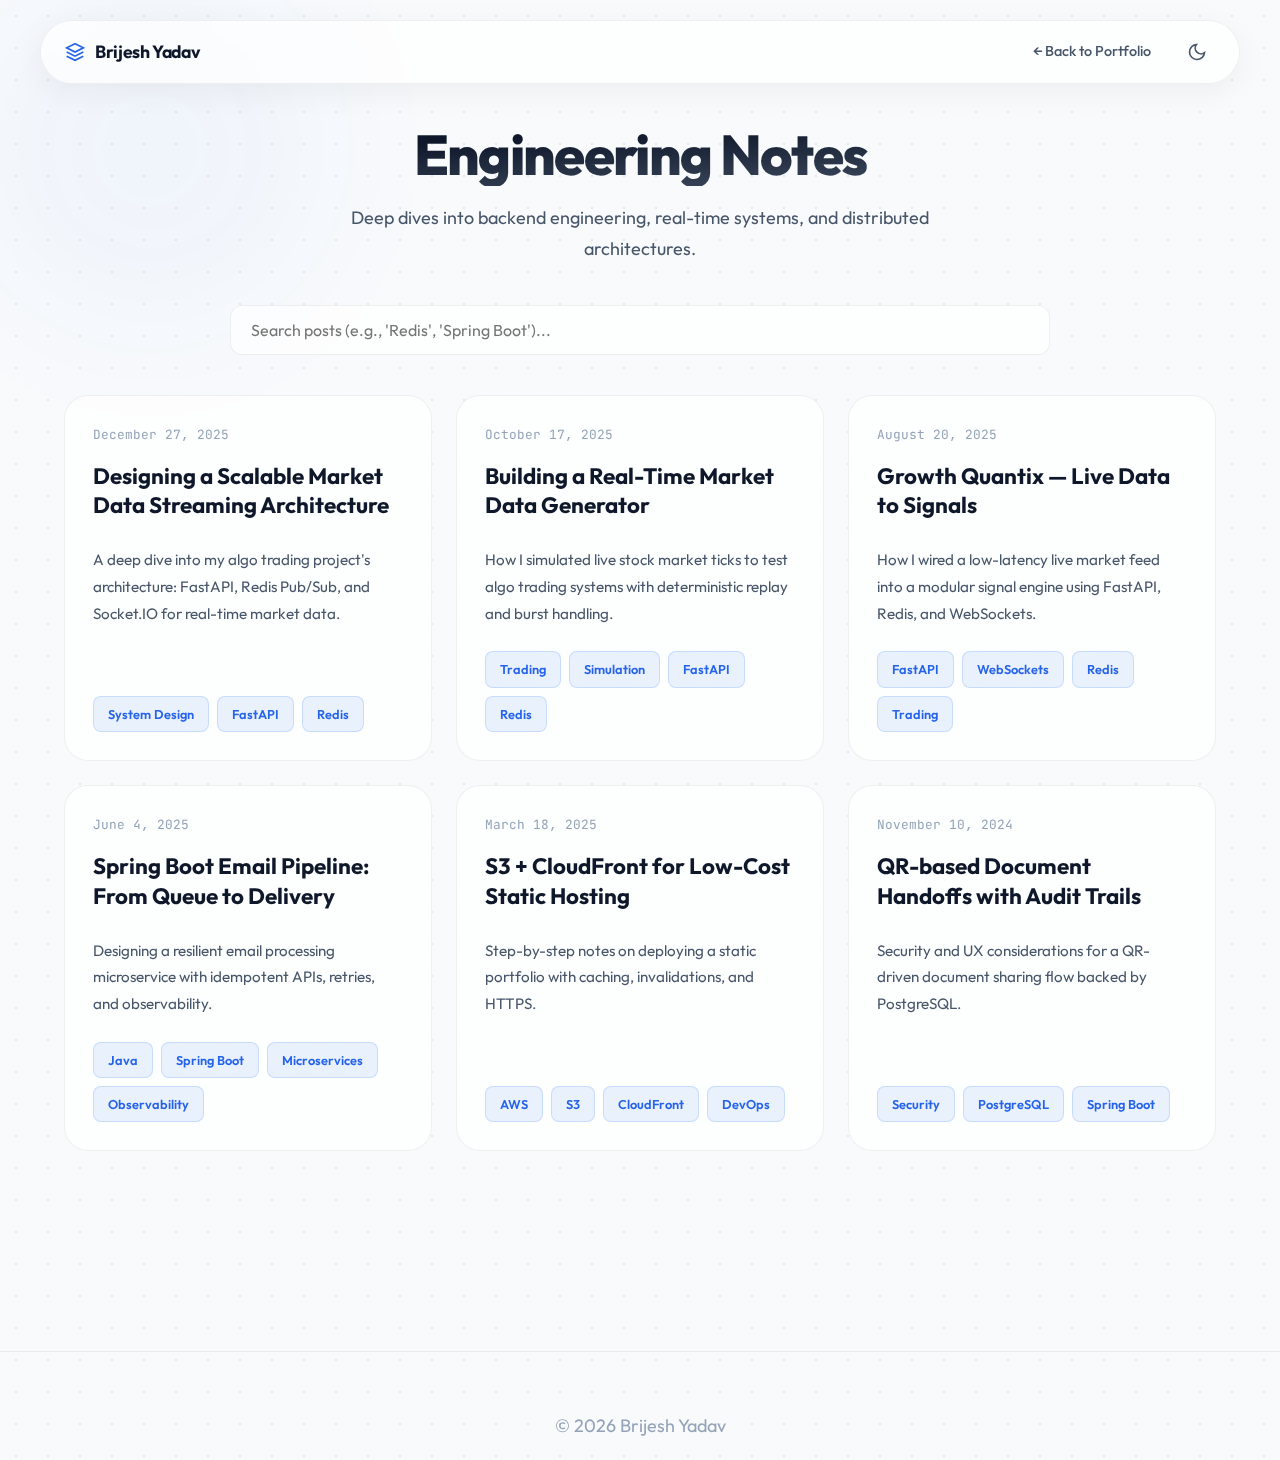
<file: blog/index.html>
<!DOCTYPE html>
<html lang="en">
  <head>
    <meta charset="utf-8" />
    <meta name="viewport" content="width=device-width, initial-scale=1" />
    <title>Brijesh Yadav — Engineering Blog</title>
    <link rel="stylesheet" href="blog.css" />
    <meta
      name="description"
      content="Engineering notes by Brijesh Yadav: Java, Spring Boot, AWS, FastAPI, real-time systems."
    />
    <script>
        const savedTheme = localStorage.getItem('theme') || (window.matchMedia('(prefers-color-scheme: light)').matches ? 'light' : 'dark');
        document.documentElement.setAttribute('data-theme', savedTheme);
    </script>
  </head>
  <body>
    <!-- Navigation -->
    <nav class="nav-bar">
      <div class="nav-left">
        <a href="../index.html" class="nav-brand">
            <svg width="20" height="20" viewBox="0 0 24 24" fill="none" stroke="currentColor" stroke-width="2">
            <path d="M12 2L2 7l10 5 10-5-10-5zM2 17l10 5 10-5M2 12l10 5 10-5"/>
            </svg>
            Brijesh Yadav
        </a>
      </div>
      <div style="display: flex; gap: 12px; align-items: center;">
          <a href="../index.html" class="nav-link">← Back to Portfolio</a>
          <button id="theme-toggle" class="theme-toggle" aria-label="Toggle theme">
            <svg class="sun-icon" width="20" height="20" viewBox="0 0 24 24" fill="none" stroke="currentColor" stroke-width="2" style="display: none;">
                <circle cx="12" cy="12" r="5"></circle>
                <line x1="12" y1="1" x2="12" y2="3"></line>
                <line x1="12" y1="21" x2="12" y2="23"></line>
                <line x1="4.22" y1="4.22" x2="5.64" y2="5.64"></line>
                <line x1="18.36" y1="18.36" x2="19.78" y2="19.78"></line>
                <line x1="1" y1="12" x2="3" y2="12"></line>
                <line x1="21" y1="12" x2="23" y2="12"></line>
                <line x1="4.22" y1="19.78" x2="5.64" y2="18.36"></line>
                <line x1="18.36" y1="5.64" x2="19.78" y2="4.22"></line>
            </svg>
            <svg class="moon-icon" width="20" height="20" viewBox="0 0 24 24" fill="none" stroke="currentColor" stroke-width="2">
                <path d="M21 12.79A9 9 0 1 1 11.21 3 7 7 0 0 0 21 12.79z"></path>
            </svg>
          </button>
      </div>
    </nav>

    <div class="layout" style="display: block;"> <!-- Block layout for index -->
      <div class="post-header" style="border-bottom: none; margin-bottom: 24px;">
        <h1 class="post-title" style="margin-bottom: 16px;">Engineering Notes</h1>
        <p style="color: var(--text-muted); max-width: 600px; margin: 0 auto;">
          Deep dives into backend engineering, real-time systems, and distributed architectures.
        </p>
      </div>

      <div class="grid-controls">
        <input
          id="q"
          class="search-bar"
          type="search"
          placeholder="Search posts (e.g., 'Redis', 'Spring Boot')..."
        />
      </div>

      <div id="grid" class="cards-grid"></div>
    </div>

    <footer class="footer">
      <p>© <span id="y"></span> Brijesh Yadav</p>
    </footer>

    <script>
      // Theme Logic
      const themeBtn = document.getElementById('theme-toggle');
      const sunIcon = themeBtn.querySelector('.sun-icon');
      const moonIcon = themeBtn.querySelector('.moon-icon');

      function updateIcons(theme) {
          if (theme === 'light') {
              sunIcon.style.display = 'none';
              moonIcon.style.display = 'block';
          } else {
              sunIcon.style.display = 'block';
              moonIcon.style.display = 'none';
          }
      }
      
      const currentTheme = document.documentElement.getAttribute('data-theme');
      updateIcons(currentTheme);

      themeBtn.addEventListener('click', () => {
          const current = document.documentElement.getAttribute('data-theme');
          const next = current === 'light' ? 'dark' : 'light';
          document.documentElement.setAttribute('data-theme', next);
          localStorage.setItem('theme', next);
          updateIcons(next);
      });

      // Blog Logic
      const posts = [
        {
          title: "Designing a Scalable Market Data Streaming Architecture",
          date: "2025-12-27",
          summary:
            "A deep dive into my algo trading project's architecture: FastAPI, Redis Pub/Sub, and Socket.IO for real-time market data.",
          tags: ["System Design", "FastAPI", "Redis"],
          url: "scalable-market-data-architecture.html",
        },
        {
          title: "Growth Quantix — Live Data to Signals",
          date: "2025-08-20",
          summary:
            "How I wired a low-latency live market feed into a modular signal engine using FastAPI, Redis, and WebSockets.",
          tags: ["FastAPI", "WebSockets", "Redis", "Trading"],
          url: "#",
        },
        {
          title: "Spring Boot Email Pipeline: From Queue to Delivery",
          date: "2025-06-04",
          summary:
            "Designing a resilient email processing microservice with idempotent APIs, retries, and observability.",
          tags: ["Java", "Spring Boot", "Microservices", "Observability"],
          url: "#",
        },
        {
          title: "S3 + CloudFront for Low-Cost Static Hosting",
          date: "2025-03-18",
          summary:
            "Step-by-step notes on deploying a static portfolio with caching, invalidations, and HTTPS.",
          tags: ["AWS", "S3", "CloudFront", "DevOps"],
          url: "#",
        },
        {
          title: "QR-based Document Handoffs with Audit Trails",
          date: "2024-11-10",
          summary:
            "Security and UX considerations for a QR-driven document sharing flow backed by PostgreSQL.",
          tags: ["Security", "PostgreSQL", "Spring Boot"],
          url: "#",
        },
        {
          title: "Building a Real-Time Market Data Generator",
          date: "2025-10-17",
          summary:
            "How I simulated live stock market ticks to test algo trading systems with deterministic replay and burst handling.",
          tags: ["Trading", "Simulation", "FastAPI", "Redis"],
          url: "market-data-generator.html",
        },
      ];

      const grid = document.getElementById("grid");
      const q = document.getElementById("q");

      function render() {
        const qq = (q.value || "").toLowerCase();
        grid.innerHTML = "";
        
        const filtered = posts
          .slice()
          .sort((a, b) => b.date.localeCompare(a.date))
          .filter(
            (p) =>
              (!qq ||
                (p.title + " " + p.summary + " " + p.tags.join(" "))
                  .toLowerCase()
                  .includes(qq))
          );
          
        if (filtered.length === 0) {
           grid.innerHTML = `<p style="color: var(--text-muted); grid-column: 1/-1; text-align: center; padding: 40px;">No posts found matching your criteria.</p>`;
           return;
        }

        filtered.forEach((p) => {
            const card = document.createElement("a");
            card.className = "blog-card";
            card.href = p.url || "#";
            
            // Format date nicely
            const dateObj = new Date(p.date);
            const dateStr = dateObj.toLocaleDateString("en-US", { year: 'numeric', month: 'long', day: 'numeric' });

            card.innerHTML = `
              <div class="card-date">${dateStr}</div>
              <h3 class="card-title">${p.title}</h3>
              <p class="card-excerpt">${p.summary}</p>
              <div class="card-tags">
                ${p.tags.map((t) => `<span class="tag">${t}</span>`).join("")}
              </div>
            `;
            grid.appendChild(card);
          });
      }

      q.addEventListener("input", render);
      render();
      
      document.getElementById("y").textContent = new Date().getFullYear();
    </script>
  </body>
</html>
</file>
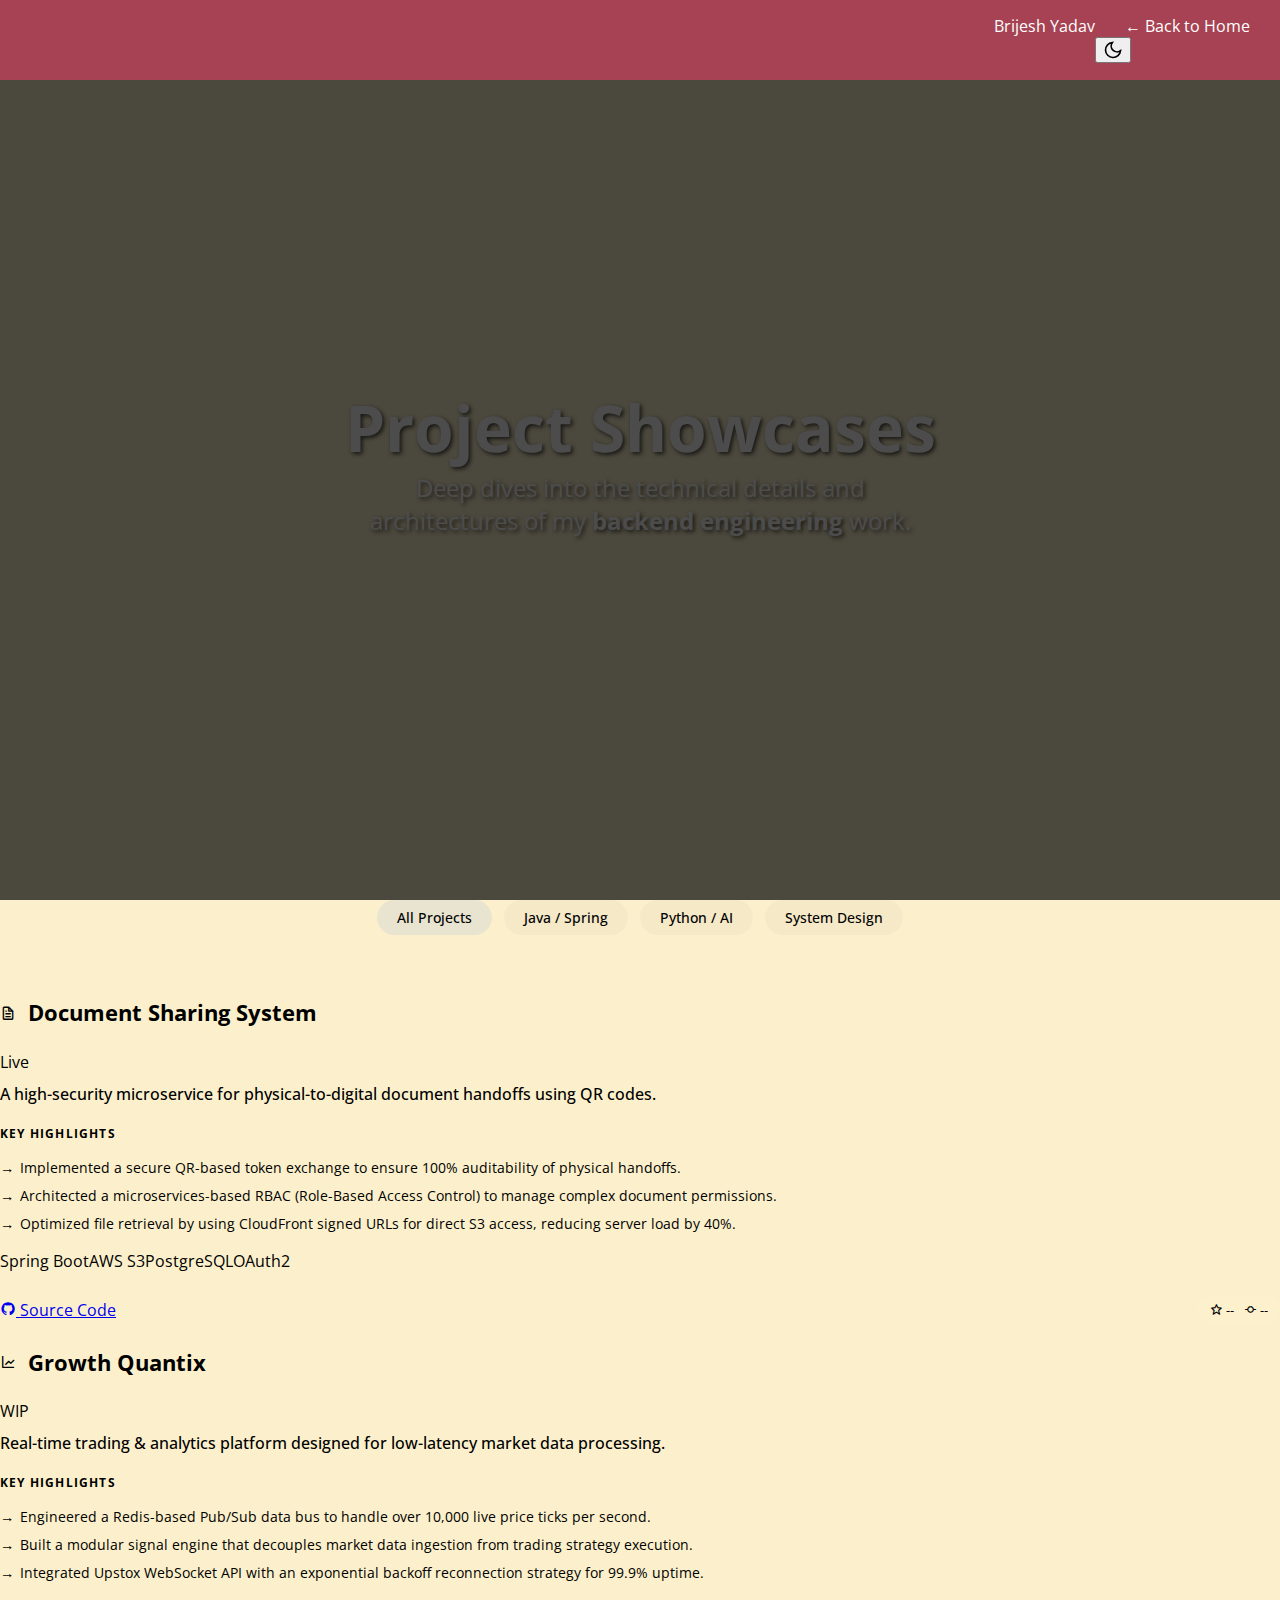
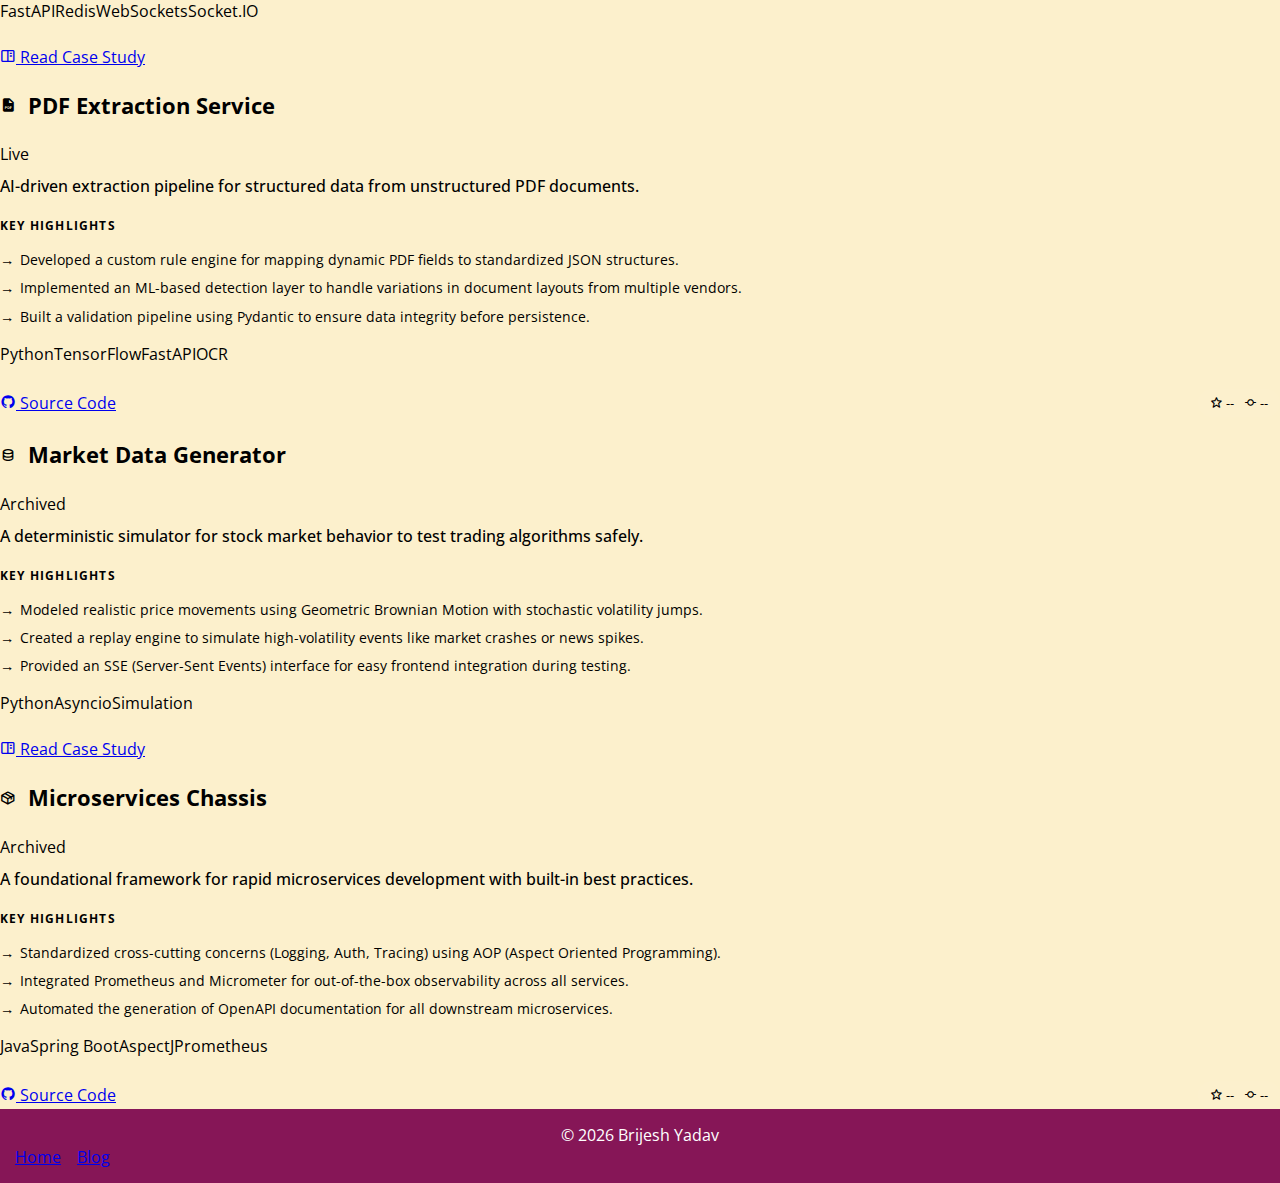
<file: projects.html>
<!DOCTYPE html>
<html lang="en">
  <head>
    <meta charset="utf-8" />
    <meta name="viewport" content="width=device-width, initial-scale=1" />
    <title>Projects — Brijesh Yadav</title>
    <meta name="description" content="Showcase of backend engineering projects, microservices, and system designs by Brijesh Yadav." />
    <meta name="theme-color" content="#0a0c10" />

    <!-- Fonts -->
    <link rel="preconnect" href="https://fonts.googleapis.com" />
    <link rel="preconnect" href="https://fonts.gstatic.com" crossorigin />
    <link
      href="https://fonts.googleapis.com/css2?family=Inter:wght@300;400;500;600;700;800&family=JetBrains+Mono:wght@400;500&family=Outfit:wght@400;500;700;800&display=swap"
      rel="stylesheet"
    />
    <link rel="stylesheet" href="mystyle.css" />

    <!-- Icons -->
    <link
      rel="stylesheet"
      href="https://cdn.jsdelivr.net/npm/boxicons@latest/css/boxicons.min.css"
    />

    <link rel="icon" href="assets/banner.svg" type="image/svg+xml" />
    
    <script>
        const savedTheme = localStorage.getItem('theme') || (window.matchMedia('(prefers-color-scheme: light)').matches ? 'light' : 'dark');
        document.documentElement.setAttribute('data-theme', savedTheme);
    </script>
    
    <style>
        .filter-container {
            display: flex;
            gap: 12px;
            flex-wrap: wrap;
            margin-bottom: 40px;
            justify-content: center;
        }
        
        .filter-btn {
            background: rgba(125,125,125,0.05);
            border: 1px solid var(--glass-border);
            color: var(--text-muted);
            padding: 8px 20px;
            border-radius: 99px;
            cursor: pointer;
            font-size: 0.9rem;
            transition: all 0.2s;
            font-family: var(--font-sans);
            font-weight: 500;
        }
        
        .filter-btn:hover, .filter-btn.active {
            background: rgba(59, 130, 246, 0.1);
            color: var(--primary);
            border-color: var(--primary);
        }

        .highlights {
            margin: 16px 0;
            padding: 0;
            list-style: none;
        }
        .highlights li {
            position: relative;
            padding-left: 20px;
            margin-bottom: 8px;
            font-size: 0.9rem;
            color: var(--text-muted);
            line-height: 1.4;
        }
        .highlights li::before {
            content: '→';
            position: absolute;
            left: 0;
            color: var(--primary);
            font-weight: 800;
        }

        .details-label {
            font-size: 0.75rem;
            text-transform: uppercase;
            letter-spacing: 0.1em;
            color: var(--text-dim);
            font-weight: 700;
            margin-top: 20px;
            display: block;
        }
    </style>
  </head>
  <body>
    <nav id="navbar" class="nav">
      <div class="nav__brand">
        <span class="logo-dot" aria-hidden="true"></span>
        <a href="index.html" class="brand">Brijesh Yadav</a>
      </div>
      
      <div class="nav__controls">
          <div id="navmenu" class="nav__links">
            <a href="index.html">← Back to Home</a>
          </div>

          <button id="theme-toggle" class="theme-toggle" aria-label="Toggle theme">
            <svg class="sun-icon" width="20" height="20" viewBox="0 0 24 24" fill="none" stroke="currentColor" stroke-width="2" style="display: none;">
                <circle cx="12" cy="12" r="5"></circle>
                <line x1="12" y1="1" x2="12" y2="3"></line>
                <line x1="12" y1="21" x2="12" y2="23"></line>
                <line x1="4.22" y1="4.22" x2="5.64" y2="5.64"></line>
                <line x1="18.36" y1="18.36" x2="19.78" y2="19.78"></line>
                <line x1="1" y1="12" x2="3" y2="12"></line>
                <line x1="21" y1="12" x2="23" y2="12"></line>
                <line x1="4.22" y1="19.78" x2="5.64" y2="18.36"></line>
                <line x1="18.36" y1="5.64" x2="19.78" y2="4.22"></line>
            </svg>
            <svg class="moon-icon" width="20" height="20" viewBox="0 0 24 24" fill="none" stroke="currentColor" stroke-width="2">
                <path d="M21 12.79A9 9 0 1 1 11.21 3 7 7 0 0 0 21 12.79z"></path>
            </svg>
          </button>
      </div>
    </nav>

    <header class="hero container" style="padding: 60px 24px 40px; grid-template-columns: 1fr; text-align: center;">
      <div class="hero__content fade-in">
        <h1>Project Showcases</h1>
        <p class="subtitle" style="margin: 0 auto; max-width: 600px;">
            Deep dives into the technical details and architectures of my <strong>backend engineering</strong> work.
        </p>
      </div>
    </header>

    <main id="main" class="container">
      
      <div class="filter-container fade-in">
        <button class="filter-btn active" data-filter="all">All Projects</button>
        <button class="filter-btn" data-filter="java">Java / Spring</button>
        <button class="filter-btn" data-filter="python">Python / AI</button>
        <button class="filter-btn" data-filter="system">System Design</button>
      </div>

      <div class="grid" id="projects-grid"></div>

    </main>

    <footer class="footer">
      <div class="container footer__inner">
        <span>© <span id="year"></span> Brijesh Yadav</span>
        <div style="display: flex; gap: 16px;">
            <a href="index.html">Home</a>
            <a href="blog/index.html">Blog</a>
        </div>
      </div>
    </footer>

    <script>
      const projects = [
        {
          title: "Document Sharing System",
          description: "A high-security microservice for physical-to-digital document handoffs using QR codes.",
          category: ["java", "system"],
          tags: ["Spring Boot", "AWS S3", "PostgreSQL", "OAuth2"],
          status: "Live",
          icon: "bx-file",
          link: "https://github.com/recscse/Document-Sharing-System",
          repo: "recscse/Document-Sharing-System",
          demo: "#", 
          highlights: [
            "Implemented a secure QR-based token exchange to ensure 100% auditability of physical handoffs.",
            "Architected a microservices-based RBAC (Role-Based Access Control) to manage complex document permissions.",
            "Optimized file retrieval by using CloudFront signed URLs for direct S3 access, reducing server load by 40%."
          ]
        },
        {
          title: "Growth Quantix",
          description: "Real-time trading & analytics platform designed for low-latency market data processing.",
          category: ["python", "system"],
          tags: ["FastAPI", "Redis", "WebSockets", "Socket.IO"],
          status: "WIP",
          icon: "bx-line-chart",
          link: "blog/scalable-market-data-architecture.html",
          highlights: [
            "Engineered a Redis-based Pub/Sub data bus to handle over 10,000 live price ticks per second.",
            "Built a modular signal engine that decouples market data ingestion from trading strategy execution.",
            "Integrated Upstox WebSocket API with an exponential backoff reconnection strategy for 99.9% uptime."
          ]
        },
        {
          title: "PDF Extraction Service",
          description: "AI-driven extraction pipeline for structured data from unstructured PDF documents.",
          category: ["python", "ai"],
          tags: ["Python", "TensorFlow", "FastAPI", "OCR"],
          status: "Live",
          icon: "bxs-file-pdf",
          link: "https://github.com/recscse/PDF-Extraction-Service",
          repo: "recscse/PDF-Extraction-Service",
          demo: "#", 
          highlights: [
            "Developed a custom rule engine for mapping dynamic PDF fields to standardized JSON structures.",
            "Implemented an ML-based detection layer to handle variations in document layouts from multiple vendors.",
            "Built a validation pipeline using Pydantic to ensure data integrity before persistence."
          ]
        },
        {
            title: "Market Data Generator",
            description: "A deterministic simulator for stock market behavior to test trading algorithms safely.",
            category: ["python", "system"],
            tags: ["Python", "Asyncio", "Simulation"],
            status: "Archived",
            icon: "bx-data",
            link: "blog/market-data-generator.html",
            highlights: [
              "Modeled realistic price movements using Geometric Brownian Motion with stochastic volatility jumps.",
              "Created a replay engine to simulate high-volatility events like market crashes or news spikes.",
              "Provided an SSE (Server-Sent Events) interface for easy frontend integration during testing."
            ]
        },
        {
            title: "Microservices Chassis",
            description: "A foundational framework for rapid microservices development with built-in best practices.",
            category: ["java"],
            tags: ["Java", "Spring Boot", "AspectJ", "Prometheus"],
            status: "Archived",
            icon: "bx-package",
            link: "https://github.com/recscse/microservices-chassis",
            repo: "recscse/microservices-chassis",
            highlights: [
              "Standardized cross-cutting concerns (Logging, Auth, Tracing) using AOP (Aspect Oriented Programming).",
              "Integrated Prometheus and Micrometer for out-of-the-box observability across all services.",
              "Automated the generation of OpenAPI documentation for all downstream microservices."
            ]
        }
      ];

      const grid = document.getElementById('projects-grid');
      const filterBtns = document.querySelectorAll('.filter-btn');

      function renderProjects(filter) {
          grid.innerHTML = '';
          const filtered = filter === 'all' 
            ? projects 
            : projects.filter(p => p.category.includes(filter));
          
          filtered.forEach(p => {
              let statusClass = 'status-live';
              let displayStatus = p.status || 'Live';
              if(displayStatus === 'WIP') statusClass = 'status-wip';
              if(displayStatus === 'Archived') statusClass = 'status-archived';

              const card = document.createElement('article');
              card.className = 'card project-card fade-in visible';
              if (p.repo) card.setAttribute('data-repo', p.repo);
              
              card.innerHTML = `
                <div class="project-header" style="justify-content: space-between; align-items: flex-start;">
                   <div style="display:flex; align-items:center; gap:12px;">
                       <i class='bx ${p.icon} project-icon'></i>
                       <h3 style="font-size: 1.4rem;">${p.title}</h3>
                   </div>
                   <span class="status-badge ${statusClass}">${displayStatus}</span>
                </div>
                <p class="project-description" style="margin-top: 10px; font-weight: 500; color: var(--text-main);">${p.description}</p>
                
                <span class="details-label">Key Highlights</span>
                <ul class="highlights">
                    ${p.highlights.map(h => `<li>${h}</li>`).join('')}
                </ul>

                <div class="tags" style="margin-top: 16px;">
                    ${p.tags.map(t => `<span>${t}</span>`).join('')}
                </div>
                
                <div class="project-links" style="margin-top: 24px; display: flex; gap: 12px; align-items: center; flex-wrap: wrap;">
                    <a class="btn primary" href="${p.link}" target="_blank" style="flex: 1; justify-content: center;">
                        <i class='bx ${p.link.includes('blog') ? 'bx-book-content' : 'bxl-github'}'></i> 
                        ${p.link.includes('blog') ? 'Read Case Study' : 'Source Code'}
                    </a>
                    ${p.demo && p.demo !== '#' ? `
                    <a class="btn" href="${p.demo}" target="_blank" style="flex: 1; justify-content: center;">
                        <i class='bx bx-link-external'></i> Live Demo
                    </a>` : ''}
                    ${p.repo ? `
                    <div class="repo-stats" style="display: flex; gap: 10px; align-items: center; font-size: 0.8rem; color: var(--text-muted); background: rgba(255,255,255,0.03); padding: 5px 12px; border-radius: 99px; border: 1px solid var(--glass-border);">
                        <span class="stat-item"><i class="bx bx-star"></i> <span class="stars-count">--</span></span>
                        <span class="stat-item"><i class="bx bx-git-commit"></i> <span class="last-commit">--</span></span>
                    </div>` : ''}
                </div>
              `;
              grid.appendChild(card);
          });
          fetchGitHubStats();
      }

      async function fetchGitHubStats() {
          const cards = document.querySelectorAll('[data-repo]');
          for (const card of cards) {
              const repo = card.getAttribute('data-repo');
              if (!repo || repo.includes('project-repo')) continue;

              try {
                  const response = await fetch(`https://api.github.com/repos/${repo}`);
                  if (!response.ok) throw new Error('Repo not found');
                  const data = await response.json();
                  
                  const starsEl = card.querySelector('.stars-count');
                  const commitEl = card.querySelector('.last-commit');
                  
                  if (starsEl) starsEl.textContent = data.stargazers_count;
                  if (commitEl) {
                      const date = new Date(data.updated_at);
                      commitEl.textContent = date.toLocaleDateString(undefined, { month: 'short', year: 'numeric' });
                      commitEl.parentElement.title = `Last updated: ${date.toLocaleString()}`;
                  }
              } catch (err) {
                  console.error(`Error fetching stats for ${repo}:`, err);
              }
          }
      }

      filterBtns.forEach(btn => {
          btn.addEventListener('click', () => {
              filterBtns.forEach(b => b.classList.remove('active'));
              btn.classList.add('active');
              renderProjects(btn.dataset.filter);
          });
      });

      renderProjects('all');

      const themeBtn = document.getElementById('theme-toggle');
      const sunIcon = themeBtn.querySelector('.sun-icon');
      const moonIcon = themeBtn.querySelector('.moon-icon');

      function updateIcons(theme) {
          if (theme === 'light') {
              sunIcon.style.display = 'none';
              moonIcon.style.display = 'block';
          } else {
              sunIcon.style.display = 'block';
              moonIcon.style.display = 'none';
          }
      }
      
      const currentTheme = document.documentElement.getAttribute('data-theme');
      updateIcons(currentTheme);

      themeBtn.addEventListener('click', () => {
          const current = document.documentElement.getAttribute('data-theme');
          const next = current === 'light' ? 'dark' : 'light';
          document.documentElement.setAttribute('data-theme', next);
          localStorage.setItem('theme', next);
          updateIcons(next);
      });

      document.getElementById("year").textContent = new Date().getFullYear();
    </script>
  </body>
</html>
</file>
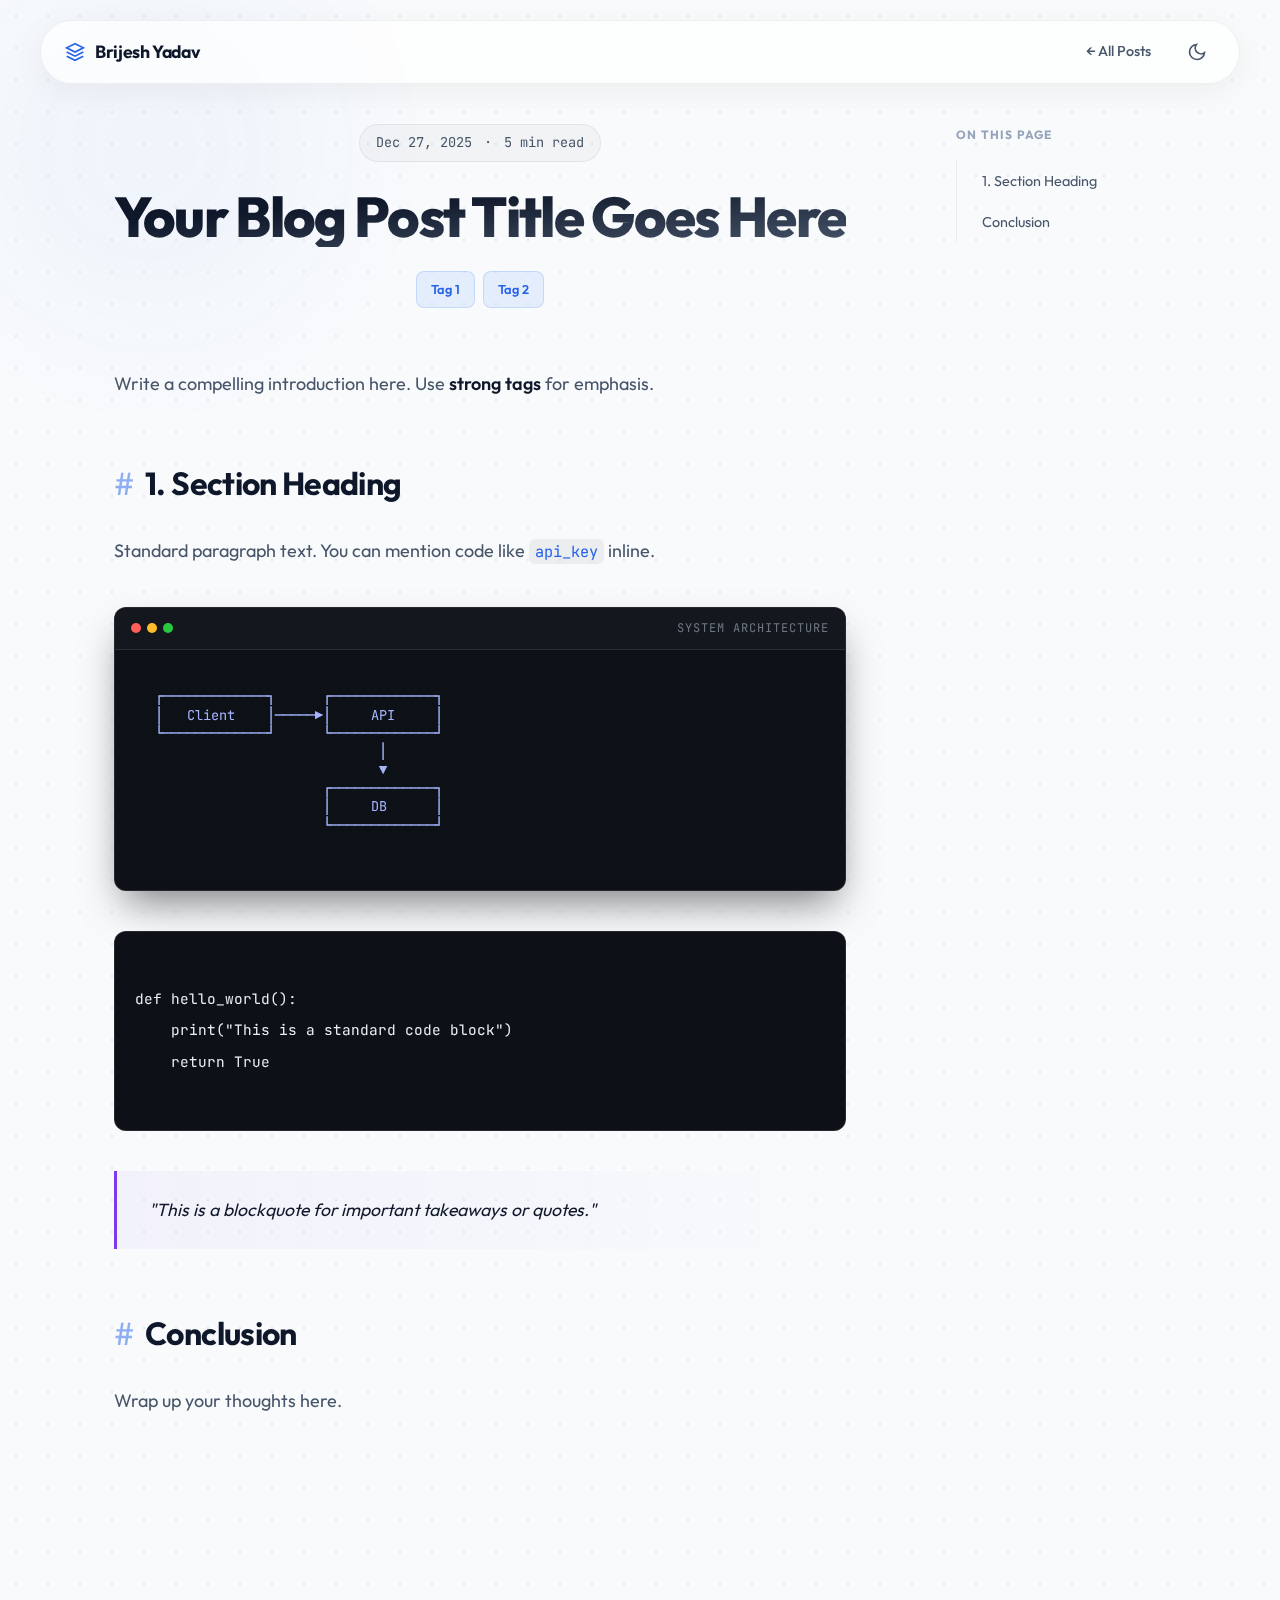
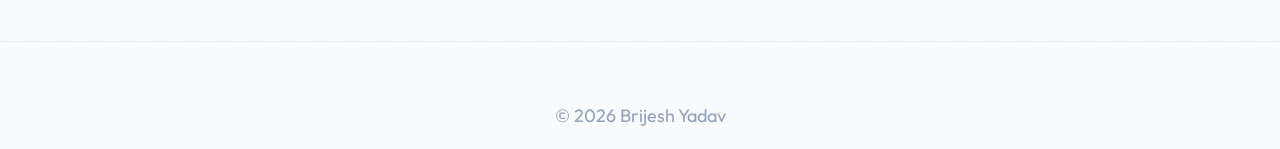
<file: blog/_template.html>
<!DOCTYPE html>
<html lang="en">
  <head>
    <meta charset="utf-8" />
    <meta name="viewport" content="width=device-width, initial-scale=1" />
    <title>Post Title | Brijesh Yadav</title>
    <link rel="stylesheet" href="blog.css" />
    <meta name="description" content="Brief summary of the post for SEO." />
    
    <!-- Structured Data for SEO -->
    <script type="application/ld+json">
    {
      "@context": "https://schema.org",
      "@type": "BlogPosting",
      "headline": "Your Blog Post Title Goes Here",
      "description": "Brief summary of the post for SEO.",
      "author": {
        "@type": "Person",
        "name": "Brijesh Yadav",
        "url": "https://recscse.github.io"
      },
      "datePublished": "2025-12-27",
      "image": "https://recscse.github.io/assets/banner.svg"
    }
    </script>

    <script>
        // Inline script to prevent flash of unstyled content
        const savedTheme = localStorage.getItem('theme') || (window.matchMedia('(prefers-color-scheme: light)').matches ? 'light' : 'dark');
        document.documentElement.setAttribute('data-theme', savedTheme);
    </script>
  </head>
  <body>
    <!-- Navbar -->
    <nav class="nav-bar">
      <div class="nav-left">
        <a href="../index.html" class="nav-brand">
            <svg width="20" height="20" viewBox="0 0 24 24" fill="none" stroke="currentColor" stroke-width="2">
            <path d="M12 2L2 7l10 5 10-5-10-5zM2 17l10 5 10-5M2 12l10 5 10-5"/>
            </svg>
            Brijesh Yadav
        </a>
      </div>
      <div style="display: flex; gap: 12px; align-items: center;">
          <a href="index.html" class="nav-link">← All Posts</a>
          <button id="theme-toggle" class="theme-toggle" aria-label="Toggle theme">
            <!-- Sun Icon -->
            <svg class="sun-icon" width="20" height="20" viewBox="0 0 24 24" fill="none" stroke="currentColor" stroke-width="2" style="display: none;">
                <circle cx="12" cy="12" r="5"></circle>
                <line x1="12" y1="1" x2="12" y2="3"></line>
                <line x1="12" y1="21" x2="12" y2="23"></line>
                <line x1="4.22" y1="4.22" x2="5.64" y2="5.64"></line>
                <line x1="18.36" y1="18.36" x2="19.78" y2="19.78"></line>
                <line x1="1" y1="12" x2="3" y2="12"></line>
                <line x1="21" y1="12" x2="23" y2="12"></line>
                <line x1="4.22" y1="19.78" x2="5.64" y2="18.36"></line>
                <line x1="18.36" y1="5.64" x2="19.78" y2="4.22"></line>
            </svg>
            <!-- Moon Icon -->
            <svg class="moon-icon" width="20" height="20" viewBox="0 0 24 24" fill="none" stroke="currentColor" stroke-width="2">
                <path d="M21 12.79A9 9 0 1 1 11.21 3 7 7 0 0 0 21 12.79z"></path>
            </svg>
          </button>
      </div>
    </nav>

    <div class="layout">
      <!-- Main Article -->
      <article class="prose">
        <header class="post-header">
          <div class="post-meta">
            <span>Dec 27, 2025</span>
            <span>·</span>
            <span>5 min read</span>
          </div>
          <h1 class="post-title">Your Blog Post Title Goes Here</h1>
          <div class="tags-container">
            <span class="tag">Tag 1</span>
            <span class="tag">Tag 2</span>
          </div>
        </header>

        <!-- INTRO -->
        <p class="lead">
          Write a compelling introduction here. Use <strong>strong tags</strong> for emphasis.
        </p>

        <!-- SECTION 1 -->
        <h2 id="section-1">1. Section Heading</h2>
        <p>
          Standard paragraph text. You can mention code like <code>api_key</code> inline.
        </p>
        
        <!-- DIAGRAM EXAMPLE -->
        <div class="diagram-box">
          <div class="diagram-header">
            <div class="window-controls">
              <div class="control red"></div>
              <div class="control yellow"></div>
              <div class="control green"></div>
            </div>
            <div class="diagram-title">System Architecture</div>
          </div>
          <pre class="diagram-content">
  ┌─────────────┐      ┌─────────────┐
  │   Client    │─────▶│     API     │
  └─────────────┘      └─────────────┘
                              │
                              ▼
                       ┌─────────────┐
                       │     DB      │
                       └─────────────┘
          </pre>
        </div>

        <!-- CODE BLOCK EXAMPLE -->
        <pre><code class="language-python">
def hello_world():
    print("This is a standard code block")
    return True
        </code></pre>

        <!-- QUOTE EXAMPLE -->
        <blockquote>
          "This is a blockquote for important takeaways or quotes."
        </blockquote>

        <h2 id="conclusion">Conclusion</h2>
        <p>Wrap up your thoughts here.</p>
      </article>

      <!-- Sidebar Table of Contents -->
      <aside class="toc">
        <div class="toc-header">On this page</div>
        <div class="toc-links">
          <a href="#section-1" class="toc-link">1. Section Heading</a>
          <a href="#conclusion" class="toc-link">Conclusion</a>
        </div>
      </aside>
    </div>

    <footer class="footer">
      <p>© <span id="year"></span> Brijesh Yadav</p>
    </footer>

    <script>
      // Year Update
      document.getElementById('year').textContent = new Date().getFullYear();

      // Theme Logic
      const themeBtn = document.getElementById('theme-toggle');
      const sunIcon = themeBtn.querySelector('.sun-icon');
      const moonIcon = themeBtn.querySelector('.moon-icon');

      function updateIcons(theme) {
          if (theme === 'light') {
              sunIcon.style.display = 'none';
              moonIcon.style.display = 'block';
          } else {
              sunIcon.style.display = 'block';
              moonIcon.style.display = 'none';
          }
      }

      // Init Icons
      const currentTheme = document.documentElement.getAttribute('data-theme');
      updateIcons(currentTheme);

      themeBtn.addEventListener('click', () => {
          const current = document.documentElement.getAttribute('data-theme');
          const next = current === 'light' ? 'dark' : 'light';
          
          document.documentElement.setAttribute('data-theme', next);
          localStorage.setItem('theme', next);
          updateIcons(next);
      });
    </script>
  </body>
</html>
</file>
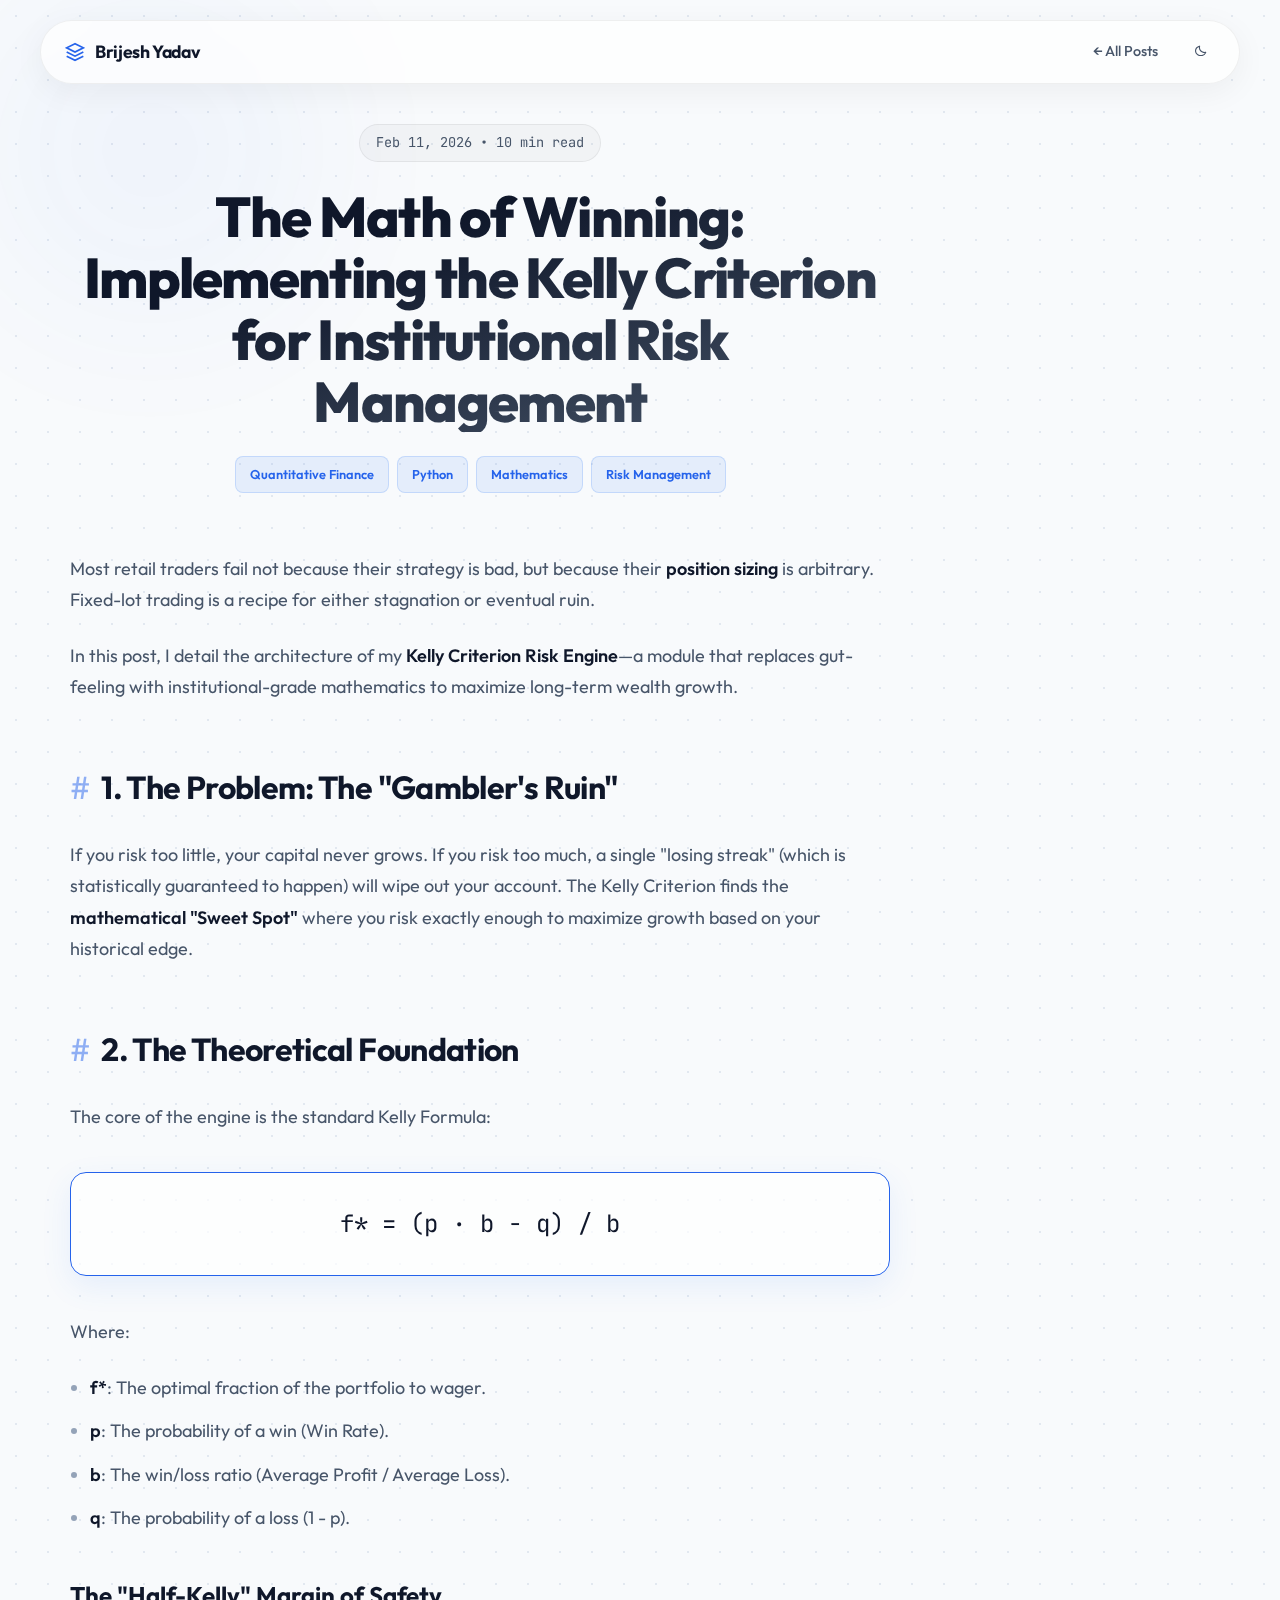
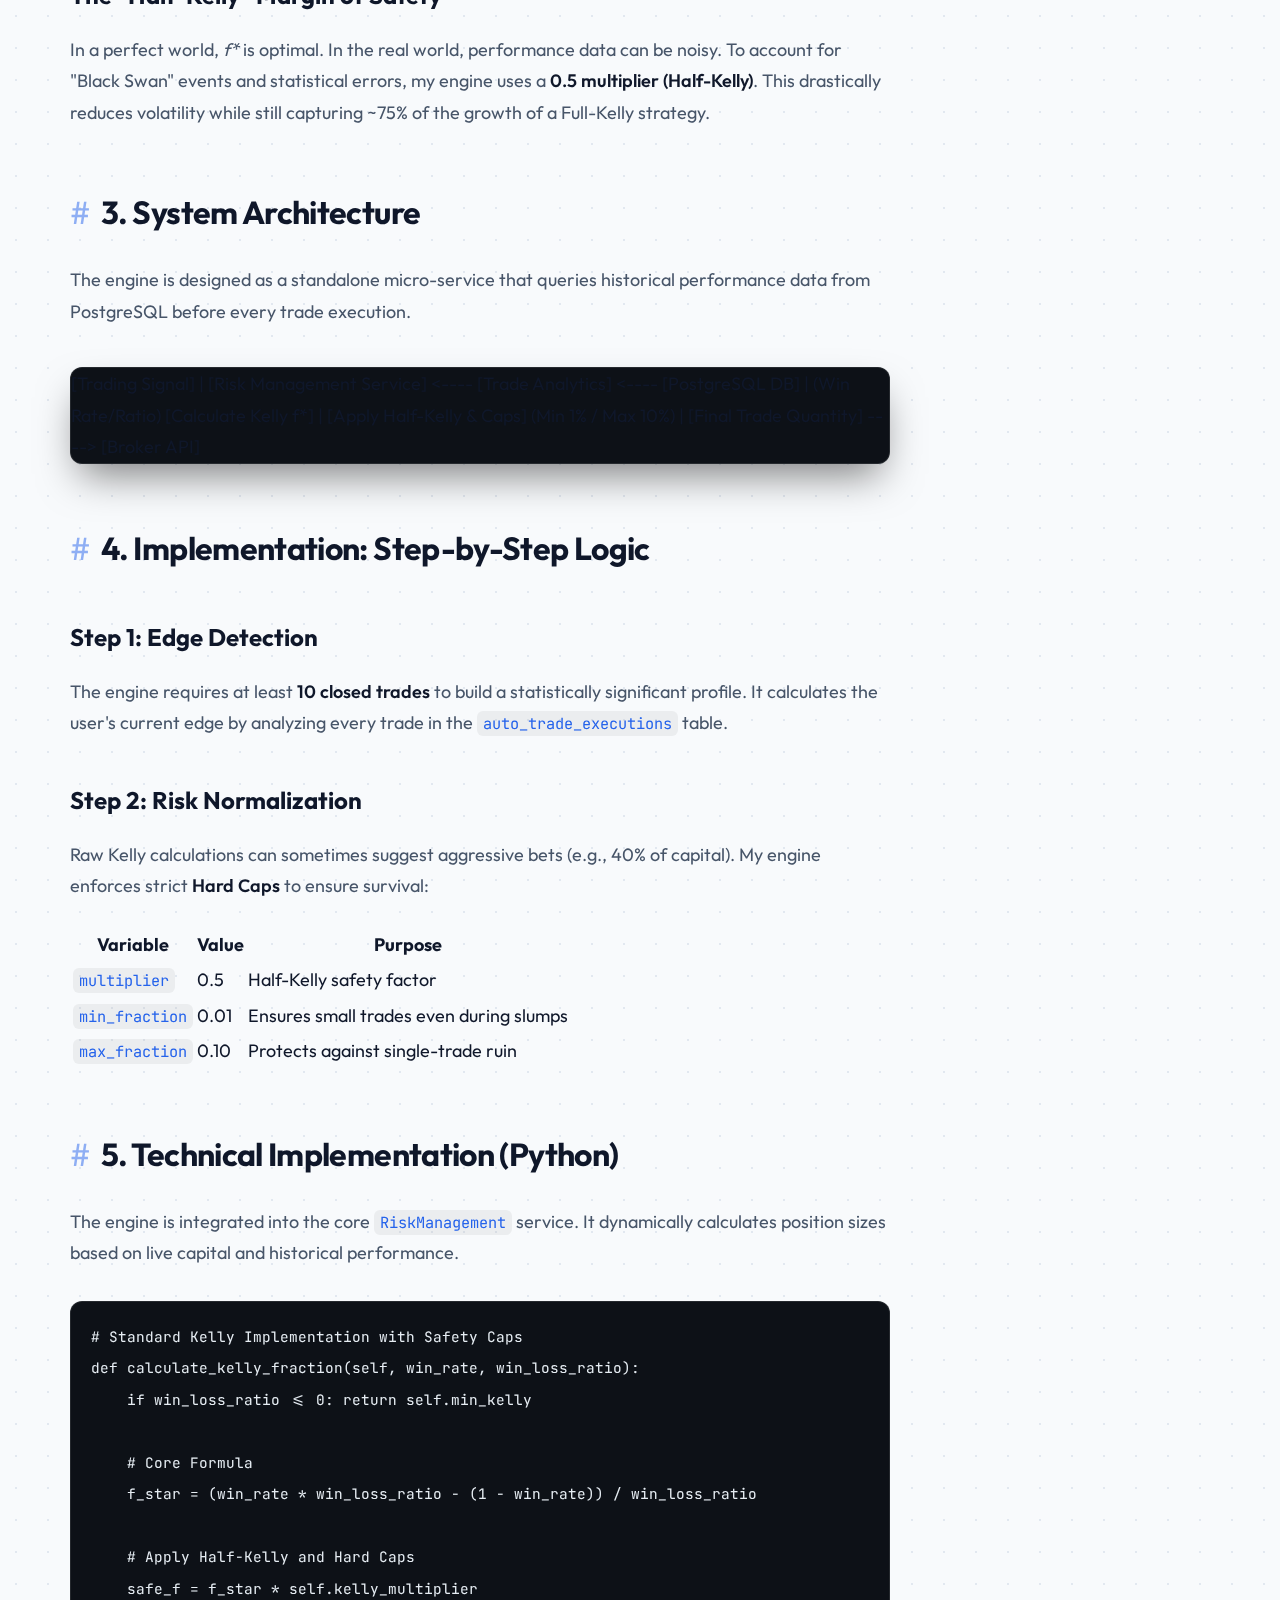
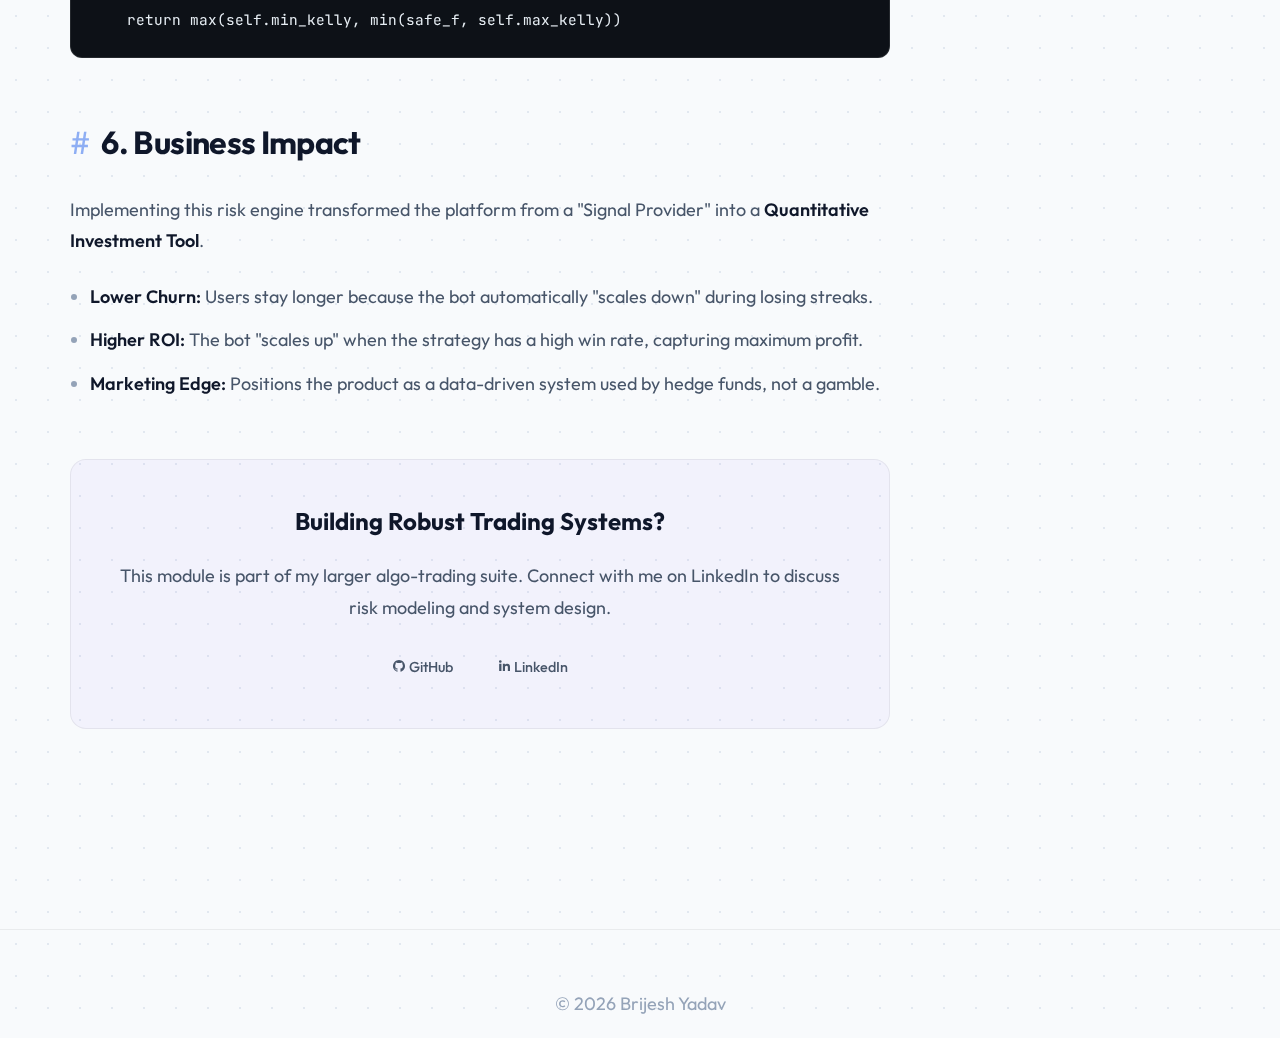
<file: blog/kelly-criterion-risk-engine.html>
<!DOCTYPE html>
<html lang="en">
  <head>
    <meta charset="utf-8" />
    <meta name="viewport" content="width=device-width, initial-scale=1" />
    <title>The Math of Winning: Kelly Criterion Risk Engine — Brijesh Yadav</title>
    <meta name="description" content="Technical deep-dive into implementing the Kelly Criterion for optimal position sizing in algorithmic trading systems." />
    <link rel="stylesheet" href="blog.css" />
    <link rel="stylesheet" href="https://cdn.jsdelivr.net/npm/boxicons@latest/css/boxicons.min.css" />
    
    <script>
        const savedTheme = localStorage.getItem('theme') || (window.matchMedia('(prefers-color-scheme: light)').matches ? 'light' : 'dark');
        document.documentElement.setAttribute('data-theme', savedTheme);
    </script>
    <style>
        .formula-card {
            background: var(--bg-card);
            border: 1px solid var(--primary);
            padding: 30px;
            border-radius: 16px;
            text-align: center;
            margin: 40px 0;
            font-family: var(--font-mono);
            font-size: 1.5rem;
            color: var(--text-main);
            box-shadow: 0 10px 30px rgba(59, 130, 246, 0.1);
        }
        .formula-card span {
            color: var(--primary);
            font-weight: 700;
        }
    </style>
  </head>
  <body>
    <nav class="nav-bar">
      <div class="nav-left">
        <a href="../index.html" class="nav-brand">
            <svg width="20" height="20" viewBox="0 0 24 24" fill="none" stroke="currentColor" stroke-width="2">
                <path d="M12 2L2 7l10 5 10-5-10-5zM2 17l10 5 10-5M2 12l10 5 10-5"/>
            </svg>
            Brijesh Yadav
        </a>
      </div>
      <div style="display: flex; gap: 12px; align-items: center;">
          <a href="index.html" class="nav-link">← All Posts</a>
          <button id="theme-toggle" class="theme-toggle" aria-label="Toggle theme">
            <i class='bx bx-moon moon-icon'></i>
            <i class='bx bx-sun sun-icon' style="display:none;"></i>
          </button>
      </div>
    </nav>

    <article class="layout">
      <div class="prose">
        <header class="post-header">
          <div class="post-meta">Feb 11, 2026 • 10 min read</div>
          <h1 class="post-title">The Math of Winning: Implementing the Kelly Criterion for Institutional Risk Management</h1>
          <div class="card-tags" style="justify-content: center; margin-top: 20px;">
            <span class="tag">Quantitative Finance</span>
            <span class="tag">Python</span>
            <span class="tag">Mathematics</span>
            <span class="tag">Risk Management</span>
          </div>
        </header>

        <section class="post-content">
          <p class="lead">
            Most retail traders fail not because their strategy is bad, but because their <strong>position sizing</strong> is arbitrary. 
            Fixed-lot trading is a recipe for either stagnation or eventual ruin.
          </p>

          <p>
            In this post, I detail the architecture of my <strong>Kelly Criterion Risk Engine</strong>—a module that replaces 
            gut-feeling with institutional-grade mathematics to maximize long-term wealth growth.
          </p>

          <h2>1. The Problem: The "Gambler's Ruin"</h2>
          <p>
            If you risk too little, your capital never grows. If you risk too much, a single "losing streak" (which is statistically 
            guaranteed to happen) will wipe out your account. The Kelly Criterion finds the <strong>mathematical "Sweet Spot"</strong> 
            where you risk exactly enough to maximize growth based on your historical edge.
          </p>

          <h2>2. The Theoretical Foundation</h2>
          <p>The core of the engine is the standard Kelly Formula:</p>

          <div class="formula-card">
            f* = (p &middot; b - q) / b
          </div>

          <p>Where:</p>
          <ul>
            <li><strong>f*</strong>: The optimal fraction of the portfolio to wager.</li>
            <li><strong>p</strong>: The probability of a win (Win Rate).</li>
            <li><strong>b</strong>: The win/loss ratio (Average Profit / Average Loss).</li>
            <li><strong>q</strong>: The probability of a loss (1 - p).</li>
          </ul>

          <h3>The "Half-Kelly" Margin of Safety</h3>
          <p>
            In a perfect world, <em>f*</em> is optimal. In the real world, performance data can be noisy. To account for 
            "Black Swan" events and statistical errors, my engine uses a <strong>0.5 multiplier (Half-Kelly)</strong>. 
            This drastically reduces volatility while still capturing ~75% of the growth of a Full-Kelly strategy.
          </p>

          <h2>3. System Architecture</h2>
          <p>
            The engine is designed as a standalone micro-service that queries historical performance data from PostgreSQL 
            before every trade execution.
          </p>

          <div class="diagram-box">
[Trading Signal]
       |
[Risk Management Service] <---- [Trade Analytics] <---- [PostgreSQL DB]
       |                            (Win Rate/Ratio)
[Calculate Kelly f*]
       |
[Apply Half-Kelly & Caps] (Min 1% / Max 10%)
       |
[Final Trade Quantity] ----> [Broker API]
          </div>

          <h2>4. Implementation: Step-by-Step Logic</h2>
          
          <h3>Step 1: Edge Detection</h3>
          <p>
            The engine requires at least <strong>10 closed trades</strong> to build a statistically significant profile. 
            It calculates the user's current edge by analyzing every trade in the <code>auto_trade_executions</code> table.
          </p>

          <h3>Step 2: Risk Normalization</h3>
          <p>
            Raw Kelly calculations can sometimes suggest aggressive bets (e.g., 40% of capital). My engine enforces 
            strict <strong>Hard Caps</strong> to ensure survival:
          </p>

          <table>
            <thead>
                <tr>
                    <th>Variable</th>
                    <th>Value</th>
                    <th>Purpose</th>
                </tr>
            </thead>
            <tbody>
                <tr>
                    <td><code>multiplier</code></td>
                    <td>0.5</td>
                    <td>Half-Kelly safety factor</td>
                </tr>
                <tr>
                    <td><code>min_fraction</code></td>
                    <td>0.01</td>
                    <td>Ensures small trades even during slumps</td>
                </tr>
                <tr>
                    <td><code>max_fraction</code></td>
                    <td>0.10</td>
                    <td>Protects against single-trade ruin</td>
                </tr>
            </tbody>
          </table>

          <h2>5. Technical Implementation (Python)</h2>
          <p>
            The engine is integrated into the core <code>RiskManagement</code> service. It dynamically calculates 
            position sizes based on live capital and historical performance.
          </p>

<pre><code># Standard Kelly Implementation with Safety Caps
def calculate_kelly_fraction(self, win_rate, win_loss_ratio):
    if win_loss_ratio <= 0: return self.min_kelly
    
    # Core Formula
    f_star = (win_rate * win_loss_ratio - (1 - win_rate)) / win_loss_ratio
    
    # Apply Half-Kelly and Hard Caps
    safe_f = f_star * self.kelly_multiplier
    return max(self.min_kelly, min(safe_f, self.max_kelly))
</code></pre>

          <h2>6. Business Impact</h2>
          <p>
            Implementing this risk engine transformed the platform from a "Signal Provider" into a 
            <strong>Quantitative Investment Tool</strong>.
          </p>
          <ul>
            <li><strong>Lower Churn:</strong> Users stay longer because the bot automatically "scales down" during losing streaks.</li>
            <li><strong>Higher ROI:</strong> The bot "scales up" when the strategy has a high win rate, capturing maximum profit.</li>
            <li><strong>Marketing Edge:</strong> Positions the product as a data-driven system used by hedge funds, not a gamble.</li>
          </ul>

          <div class="post-cta" style="margin-top: 60px; padding: 40px; background: rgba(139, 92, 246, 0.05); border-radius: 16px; text-align: center; border: 1px solid var(--glass-border);">
            <h3 style="margin-top: 0;">Building Robust Trading Systems?</h3>
            <p style="color: var(--text-muted);">This module is part of my larger algo-trading suite. Connect with me on LinkedIn to discuss risk modeling and system design.</p>
            <div style="display: flex; gap: 12px; justify-content: center; margin-top: 20px;">
                <a href="https://github.com/recscse" class="nav-link" target="_blank"><i class='bx bxl-github'></i> GitHub</a>
                <a href="https://linkedin.com/in/brijesh-yadav-" class="nav-link" target="_blank"><i class='bx bxl-linkedin'></i> LinkedIn</a>
            </div>
          </div>
        </section>
      </div>
    </article>

    <footer class="footer">
      <p>© <span id="year"></span> Brijesh Yadav</p>
    </footer>

    <script>
      const themeBtn = document.getElementById('theme-toggle');
      const sunIcon = themeBtn.querySelector('.sun-icon');
      const moonIcon = themeBtn.querySelector('.moon-icon');

      function updateIcons(theme) {
          if (theme === 'light') {
              sunIcon.style.display = 'none';
              moonIcon.style.display = 'block';
          } else {
              sunIcon.style.display = 'block';
              moonIcon.style.display = 'none';
          }
      }

      themeBtn.addEventListener('click', () => {
          const current = document.documentElement.getAttribute('data-theme');
          const next = current === 'light' ? 'dark' : 'light';
          document.documentElement.setAttribute('data-theme', next);
          localStorage.setItem('theme', next);
          updateIcons(next);
      });

      document.getElementById("year").textContent = new Date().getFullYear();
      updateIcons(document.documentElement.getAttribute('data-theme'));
    </script>
  </body>
</html>
</file>
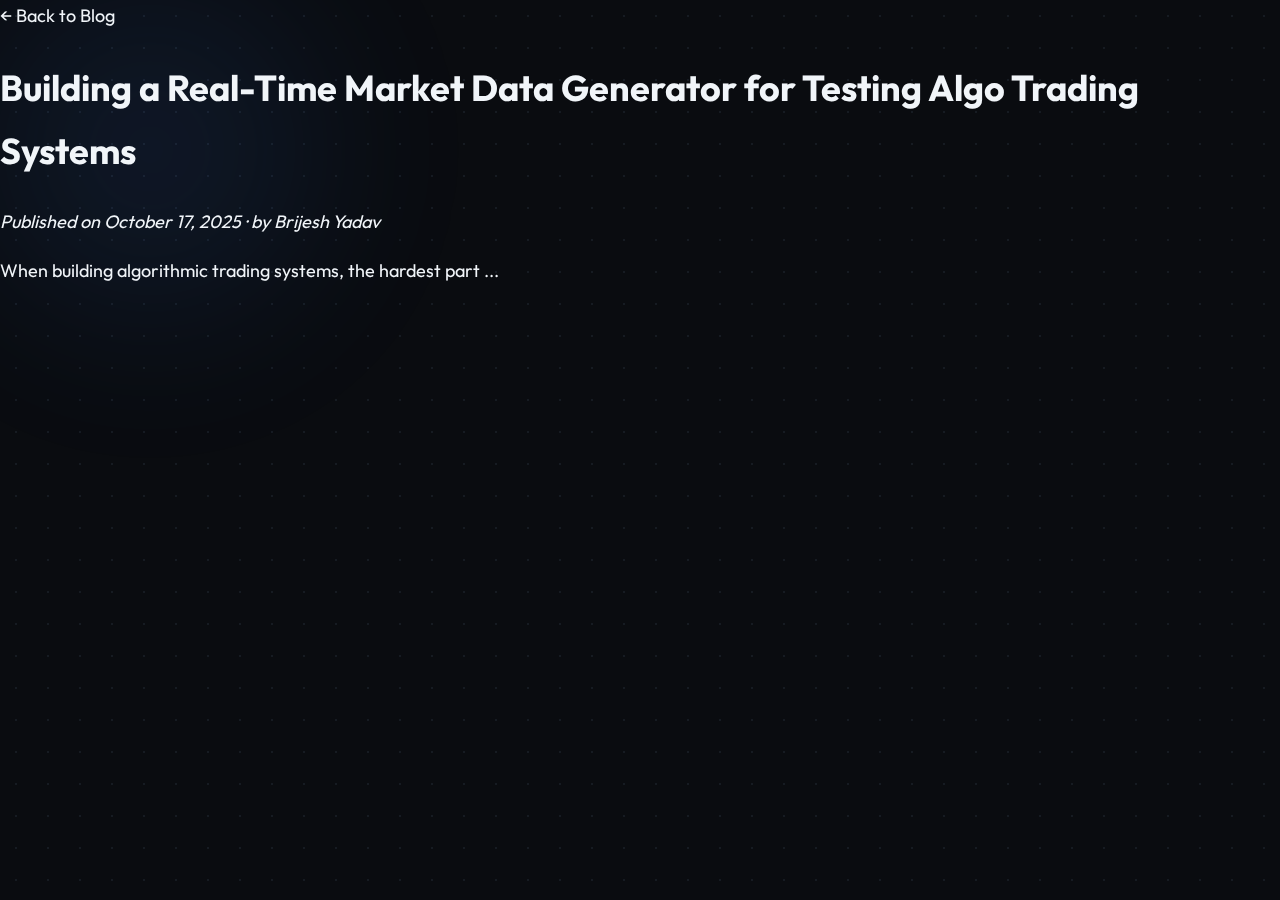
<file: blog/market-data-generator.html>
<!DOCTYPE html>
<html lang="en">
  <head>
    <meta charset="utf-8" />
    <meta name="viewport" content="width=device-width, initial-scale=1" />
    <title>Building a Real-Time Market Data Generator | Brijesh Yadav</title>
    <link rel="stylesheet" href="blog.css" />
    <meta
      name="description"
      content="Designing a realistic market data generator to test trading systems under live conditions."
    />
  </head>
  <body>
    <div class="container">
      <a href="index.html">← Back to Blog</a>
      <h1>
        Building a Real-Time Market Data Generator for Testing Algo Trading
        Systems
      </h1>
      <p><em>Published on October 17, 2025 · by Brijesh Yadav</em></p>
      <p>When building algorithmic trading systems, the hardest part ...</p>
      <!-- paste the full blog body here -->
    </div>
  </body>
</html>
</file>
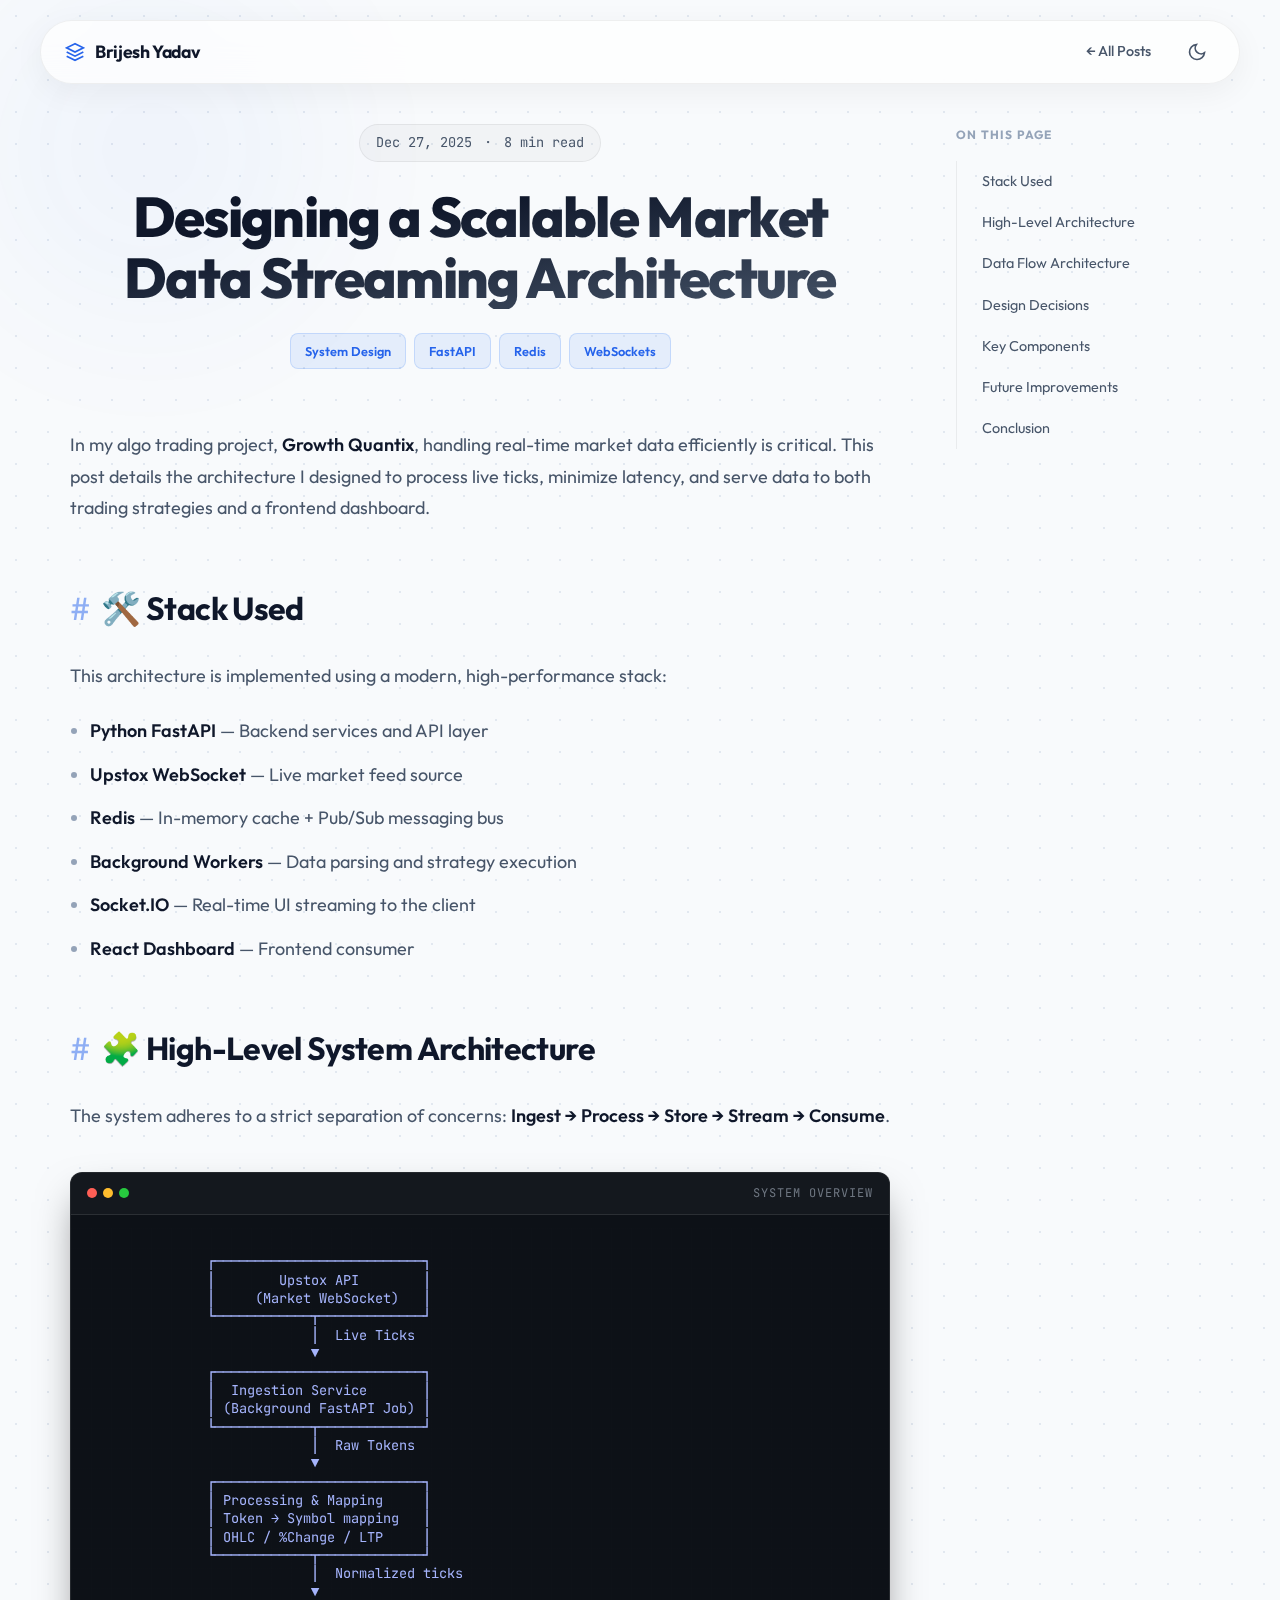
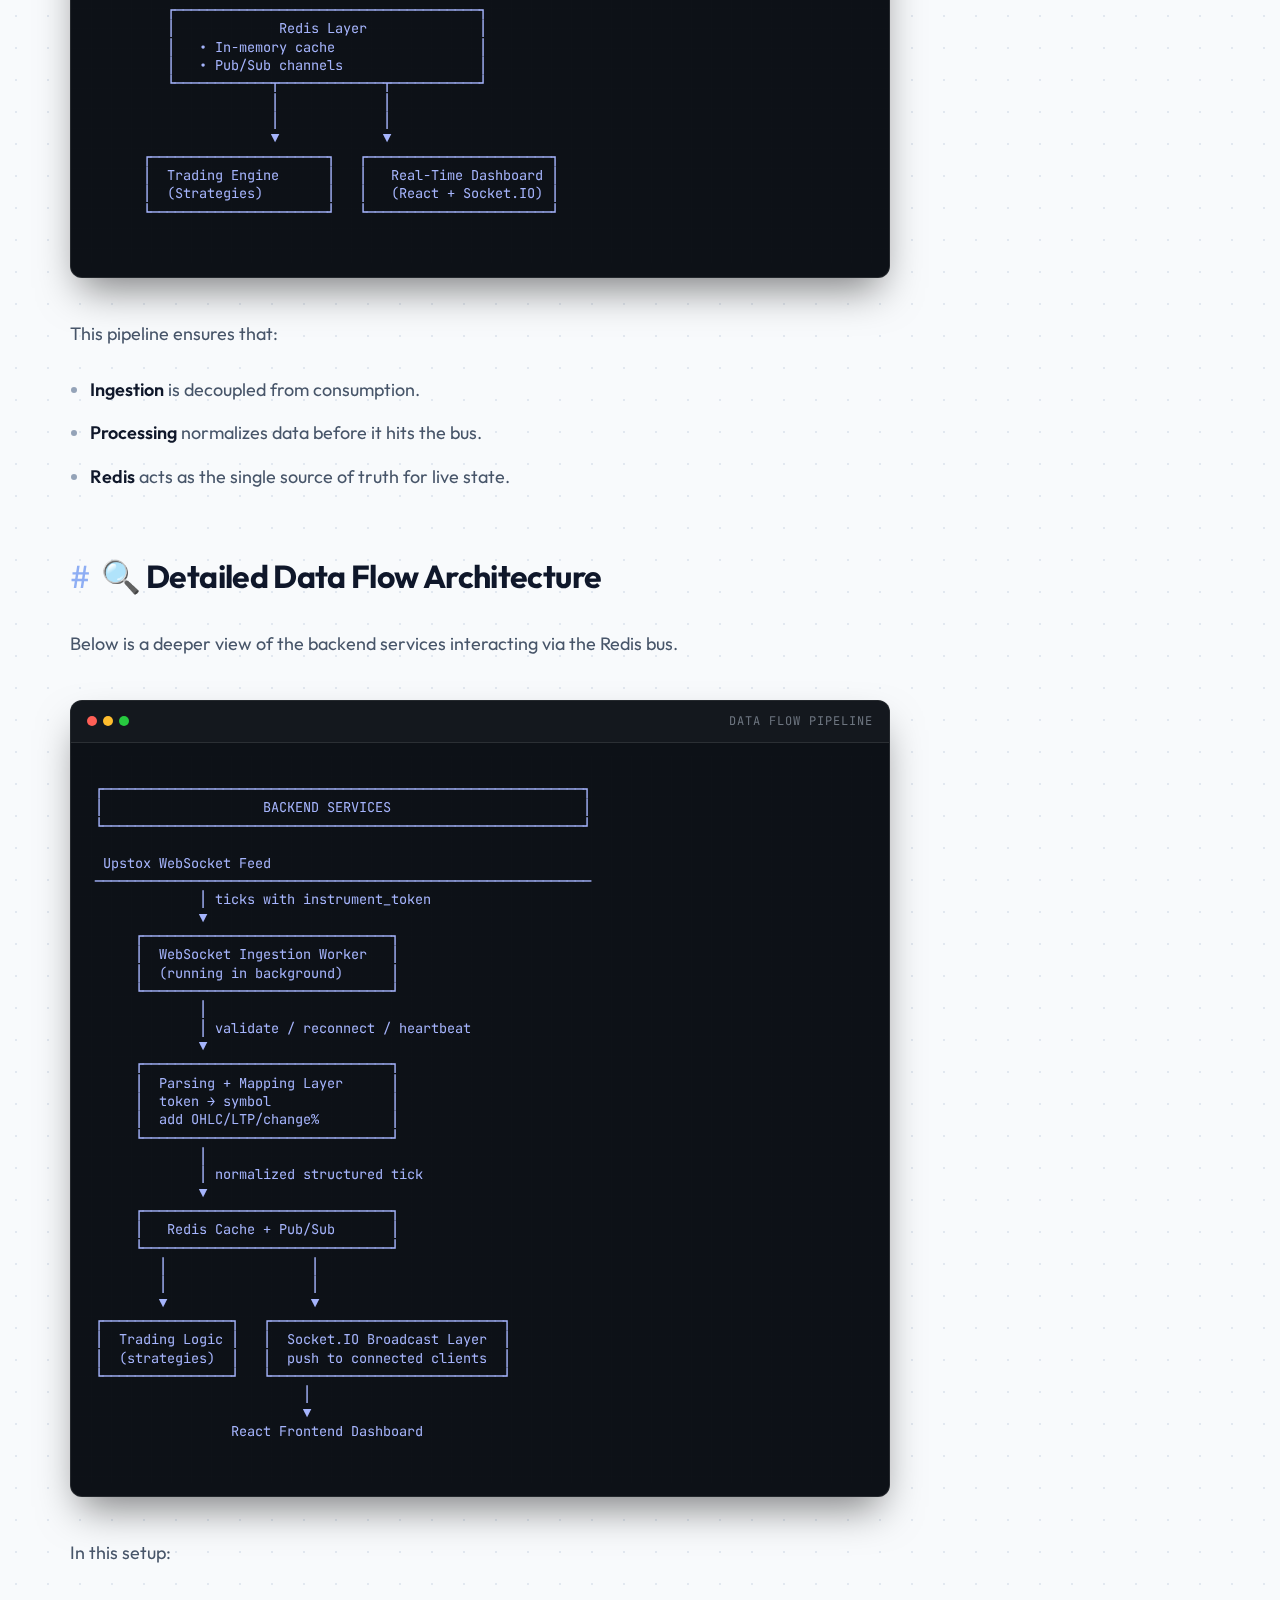
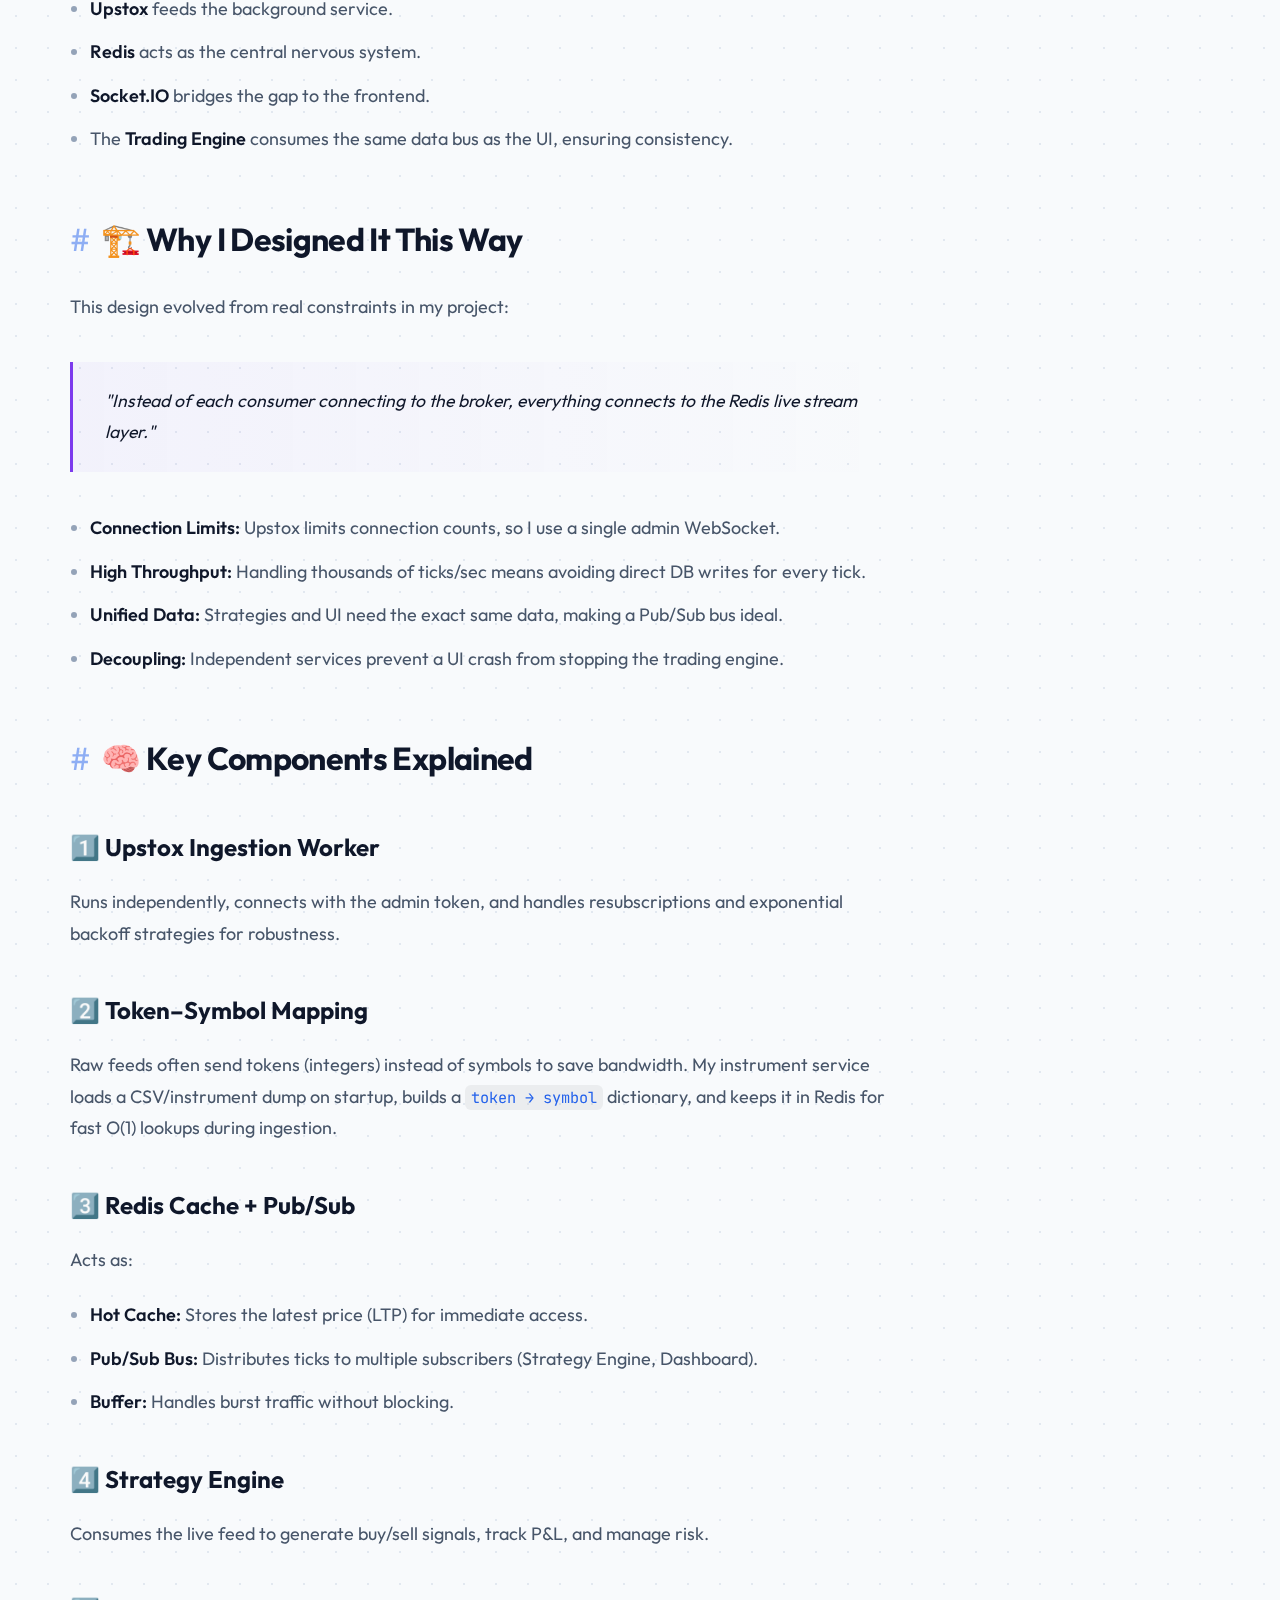
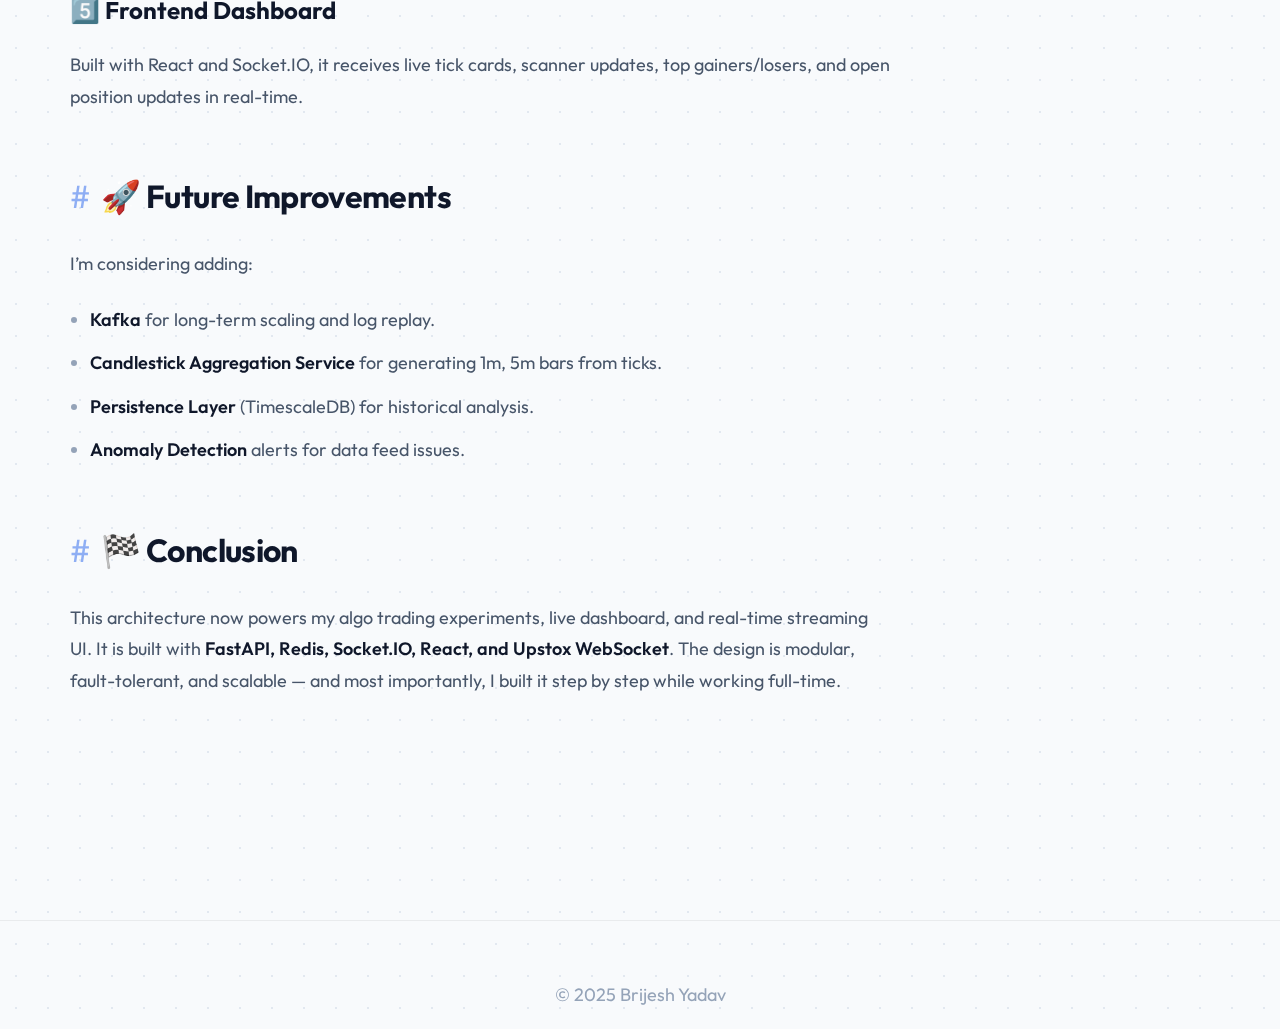
<file: blog/scalable-market-data-architecture.html>
<!DOCTYPE html>
<html lang="en">
  <head>
    <meta charset="utf-8" />
    <meta name="viewport" content="width=device-width, initial-scale=1" />
    <title>Designing a Scalable Market Data Streaming Architecture | Brijesh Yadav</title>
    <link rel="stylesheet" href="blog.css" />
    <meta
      name="description"
      content="Architecture of a scalable market data streaming system using Python FastAPI, Redis, and Socket.IO."
    />
    <script>
        const savedTheme = localStorage.getItem('theme') || (window.matchMedia('(prefers-color-scheme: light)').matches ? 'light' : 'dark');
        document.documentElement.setAttribute('data-theme', savedTheme);
    </script>
  </head>
  <body>
    <!-- Navbar -->
    <nav class="nav-bar">
      <div class="nav-left">
        <a href="../index.html" class="nav-brand">
            <svg width="20" height="20" viewBox="0 0 24 24" fill="none" stroke="currentColor" stroke-width="2">
            <path d="M12 2L2 7l10 5 10-5-10-5zM2 17l10 5 10-5M2 12l10 5 10-5"/>
            </svg>
            Brijesh Yadav
        </a>
      </div>
      <div style="display: flex; gap: 12px; align-items: center;">
          <a href="index.html" class="nav-link">← All Posts</a>
          <button id="theme-toggle" class="theme-toggle" aria-label="Toggle theme">
            <svg class="sun-icon" width="20" height="20" viewBox="0 0 24 24" fill="none" stroke="currentColor" stroke-width="2" style="display: none;">
                <circle cx="12" cy="12" r="5"></circle>
                <line x1="12" y1="1" x2="12" y2="3"></line>
                <line x1="12" y1="21" x2="12" y2="23"></line>
                <line x1="4.22" y1="4.22" x2="5.64" y2="5.64"></line>
                <line x1="18.36" y1="18.36" x2="19.78" y2="19.78"></line>
                <line x1="1" y1="12" x2="3" y2="12"></line>
                <line x1="21" y1="12" x2="23" y2="12"></line>
                <line x1="4.22" y1="19.78" x2="5.64" y2="18.36"></line>
                <line x1="18.36" y1="5.64" x2="19.78" y2="4.22"></line>
            </svg>
            <svg class="moon-icon" width="20" height="20" viewBox="0 0 24 24" fill="none" stroke="currentColor" stroke-width="2">
                <path d="M21 12.79A9 9 0 1 1 11.21 3 7 7 0 0 0 21 12.79z"></path>
            </svg>
          </button>
      </div>
    </nav>

    <div class="layout">
      <!-- Main Content -->
      <article class="prose">
        <header class="post-header">
          <div class="post-meta">
            <span>Dec 27, 2025</span>
            <span>·</span>
            <span>8 min read</span>
          </div>
          <h1 class="post-title">Designing a Scalable Market Data Streaming Architecture</h1>
          <div class="tags-container">
            <span class="tag">System Design</span>
            <span class="tag">FastAPI</span>
            <span class="tag">Redis</span>
            <span class="tag">WebSockets</span>
          </div>
        </header>

        <p>
          In my algo trading project, <strong>Growth Quantix</strong>, handling real-time market data efficiently is critical. 
          This post details the architecture I designed to process live ticks, minimize latency, and serve data to both trading strategies and a frontend dashboard.
        </p>

        <h2 id="stack">🛠️ Stack Used</h2>
        <p>This architecture is implemented using a modern, high-performance stack:</p>
        <ul>
          <li><strong>Python FastAPI</strong> — Backend services and API layer</li>
          <li><strong>Upstox WebSocket</strong> — Live market feed source</li>
          <li><strong>Redis</strong> — In-memory cache + Pub/Sub messaging bus</li>
          <li><strong>Background Workers</strong> — Data parsing and strategy execution</li>
          <li><strong>Socket.IO</strong> — Real-time UI streaming to the client</li>
          <li><strong>React Dashboard</strong> — Frontend consumer</li>
        </ul>

        <h2 id="high-level-arch">🧩 High-Level System Architecture</h2>
        <p>
          The system adheres to a strict separation of concerns: <strong>Ingest → Process → Store → Stream → Consume</strong>.
        </p>

        <!-- Premium Diagram Box -->
        <div class="diagram-box">
          <div class="diagram-header">
            <div class="window-controls">
              <div class="control red"></div>
              <div class="control yellow"></div>
              <div class="control green"></div>
            </div>
            <div class="diagram-title">System Overview</div>
          </div>
          <pre class="diagram-content">
              ┌──────────────────────────┐
              │        Upstox API        │
              │     (Market WebSocket)   │
              └────────────┬─────────────┘
                           │  Live Ticks
                           ▼
              ┌──────────────────────────┐
              │  Ingestion Service       │
              │ (Background FastAPI Job) │
              └────────────┬─────────────┘
                           │  Raw Tokens
                           ▼
              ┌──────────────────────────┐
              │ Processing & Mapping     │
              │ Token → Symbol mapping   │
              │ OHLC / %Change / LTP     │
              └────────────┬─────────────┘
                           │  Normalized ticks
                           ▼
         ┌──────────────────────────────────────┐
         │             Redis Layer              │
         │   • In-memory cache                  │
         │   • Pub/Sub channels                 │
         └────────────┬─────────────┬───────────┘
                      │             │
                      │             │
                      ▼             ▼
      ┌──────────────────────┐   ┌───────────────────────┐
      │  Trading Engine      │   │   Real-Time Dashboard │
      │  (Strategies)        │   │   (React + Socket.IO) │
      └──────────────────────┘   └───────────────────────┘
          </pre>
        </div>

        <p>This pipeline ensures that:</p>
        <ul>
          <li><strong>Ingestion</strong> is decoupled from consumption.</li>
          <li><strong>Processing</strong> normalizes data before it hits the bus.</li>
          <li><strong>Redis</strong> acts as the single source of truth for live state.</li>
        </ul>

        <h2 id="data-flow">🔍 Detailed Data Flow Architecture</h2>
        <p>Below is a deeper view of the backend services interacting via the Redis bus.</p>

        <div class="diagram-box">
          <div class="diagram-header">
            <div class="window-controls">
              <div class="control red"></div>
              <div class="control yellow"></div>
              <div class="control green"></div>
            </div>
            <div class="diagram-title">Data Flow Pipeline</div>
          </div>
          <pre class="diagram-content">
┌────────────────────────────────────────────────────────────┐
│                    BACKEND SERVICES                        │
└────────────────────────────────────────────────────────────┘

 Upstox WebSocket Feed
──────────────────────────────────────────────────────────────
             │ ticks with instrument_token
             ▼
     ┌───────────────────────────────┐
     │  WebSocket Ingestion Worker   │
     │  (running in background)      │
     └───────────────────────────────┘
             │
             │ validate / reconnect / heartbeat
             ▼
     ┌───────────────────────────────┐
     │  Parsing + Mapping Layer      │
     │  token → symbol               │
     │  add OHLC/LTP/change%         │
     └───────────────────────────────┘
             │
             │ normalized structured tick
             ▼
     ┌───────────────────────────────┐
     │   Redis Cache + Pub/Sub       │
     └───────────────────────────────┘
        │                  │
        │                  │
        ▼                  ▼
┌────────────────┐   ┌─────────────────────────────┐
│  Trading Logic │   │  Socket.IO Broadcast Layer  │
│  (strategies)  │   │  push to connected clients  │
└────────────────┘   └─────────────────────────────┘
                          │
                          ▼
                 React Frontend Dashboard
          </pre>
        </div>

        <p>
          In this setup:
        </p>
        <ul>
          <li><strong>Upstox</strong> feeds the background service.</li>
          <li><strong>Redis</strong> acts as the central nervous system.</li>
          <li><strong>Socket.IO</strong> bridges the gap to the frontend.</li>
          <li>The <strong>Trading Engine</strong> consumes the same data bus as the UI, ensuring consistency.</li>
        </ul>

        <h2 id="design-decisions">🏗️ Why I Designed It This Way</h2>
        <p>This design evolved from real constraints in my project:</p>
        <blockquote>
          "Instead of each consumer connecting to the broker, everything connects to the Redis live stream layer."
        </blockquote>
        <ul>
          <li><strong>Connection Limits:</strong> Upstox limits connection counts, so I use a single admin WebSocket.</li>
          <li><strong>High Throughput:</strong> Handling thousands of ticks/sec means avoiding direct DB writes for every tick.</li>
          <li><strong>Unified Data:</strong> Strategies and UI need the exact same data, making a Pub/Sub bus ideal.</li>
          <li><strong>Decoupling:</strong> Independent services prevent a UI crash from stopping the trading engine.</li>
        </ul>

        <h2 id="components">🧠 Key Components Explained</h2>

        <h3>1️⃣ Upstox Ingestion Worker</h3>
        <p>
          Runs independently, connects with the admin token, and handles resubscriptions and exponential backoff strategies for robustness.
        </p>

        <h3>2️⃣ Token–Symbol Mapping</h3>
        <p>
          Raw feeds often send tokens (integers) instead of symbols to save bandwidth. My instrument service loads a CSV/instrument dump on startup, builds a <code>token → symbol</code> dictionary, and keeps it in Redis for fast O(1) lookups during ingestion.
        </p>

        <h3>3️⃣ Redis Cache + Pub/Sub</h3>
        <p>Acts as:</p>
        <ul>
          <li><strong>Hot Cache:</strong> Stores the latest price (LTP) for immediate access.</li>
          <li><strong>Pub/Sub Bus:</strong> Distributes ticks to multiple subscribers (Strategy Engine, Dashboard).</li>
          <li><strong>Buffer:</strong> Handles burst traffic without blocking.</li>
        </ul>

        <h3>4️⃣ Strategy Engine</h3>
        <p>Consumes the live feed to generate buy/sell signals, track P&L, and manage risk.</p>

        <h3>5️⃣ Frontend Dashboard</h3>
        <p>Built with React and Socket.IO, it receives live tick cards, scanner updates, top gainers/losers, and open position updates in real-time.</p>

        <h2 id="future">🚀 Future Improvements</h2>
        <p>I’m considering adding:</p>
        <ul>
          <li><strong>Kafka</strong> for long-term scaling and log replay.</li>
          <li><strong>Candlestick Aggregation Service</strong> for generating 1m, 5m bars from ticks.</li>
          <li><strong>Persistence Layer</strong> (TimescaleDB) for historical analysis.</li>
          <li><strong>Anomaly Detection</strong> alerts for data feed issues.</li>
        </ul>

        <h2 id="conclusion">🏁 Conclusion</h2>
        <p>
          This architecture now powers my algo trading experiments, live dashboard, and real-time streaming UI. It is built with <strong>FastAPI, Redis, Socket.IO, React, and Upstox WebSocket</strong>. The design is modular, fault-tolerant, and scalable — and most importantly, I built it step by step while working full-time.
        </p>
      </article>

      <!-- Sidebar TOC -->
      <aside class="toc">
        <div class="toc-header">On this page</div>
        <div class="toc-links">
          <a href="#stack" class="toc-link">Stack Used</a>
          <a href="#high-level-arch" class="toc-link">High-Level Architecture</a>
          <a href="#data-flow" class="toc-link">Data Flow Architecture</a>
          <a href="#design-decisions" class="toc-link">Design Decisions</a>
          <a href="#components" class="toc-link">Key Components</a>
          <a href="#future" class="toc-link">Future Improvements</a>
          <a href="#conclusion" class="toc-link">Conclusion</a>
        </div>
      </aside>
    </div>

    <footer class="footer">
      <p>© 2025 Brijesh Yadav</p>
    </footer>

    <script>
      // Theme Logic
      const themeBtn = document.getElementById('theme-toggle');
      const sunIcon = themeBtn.querySelector('.sun-icon');
      const moonIcon = themeBtn.querySelector('.moon-icon');

      function updateIcons(theme) {
          if (theme === 'light') {
              sunIcon.style.display = 'none';
              moonIcon.style.display = 'block';
          } else {
              sunIcon.style.display = 'block';
              moonIcon.style.display = 'none';
          }
      }

      // Init Icons
      const currentTheme = document.documentElement.getAttribute('data-theme');
      updateIcons(currentTheme);

      themeBtn.addEventListener('click', () => {
          const current = document.documentElement.getAttribute('data-theme');
          const next = current === 'light' ? 'dark' : 'light';
          
          document.documentElement.setAttribute('data-theme', next);
          localStorage.setItem('theme', next);
          updateIcons(next);
      });
    </script>
  </body>
</html>
</file>
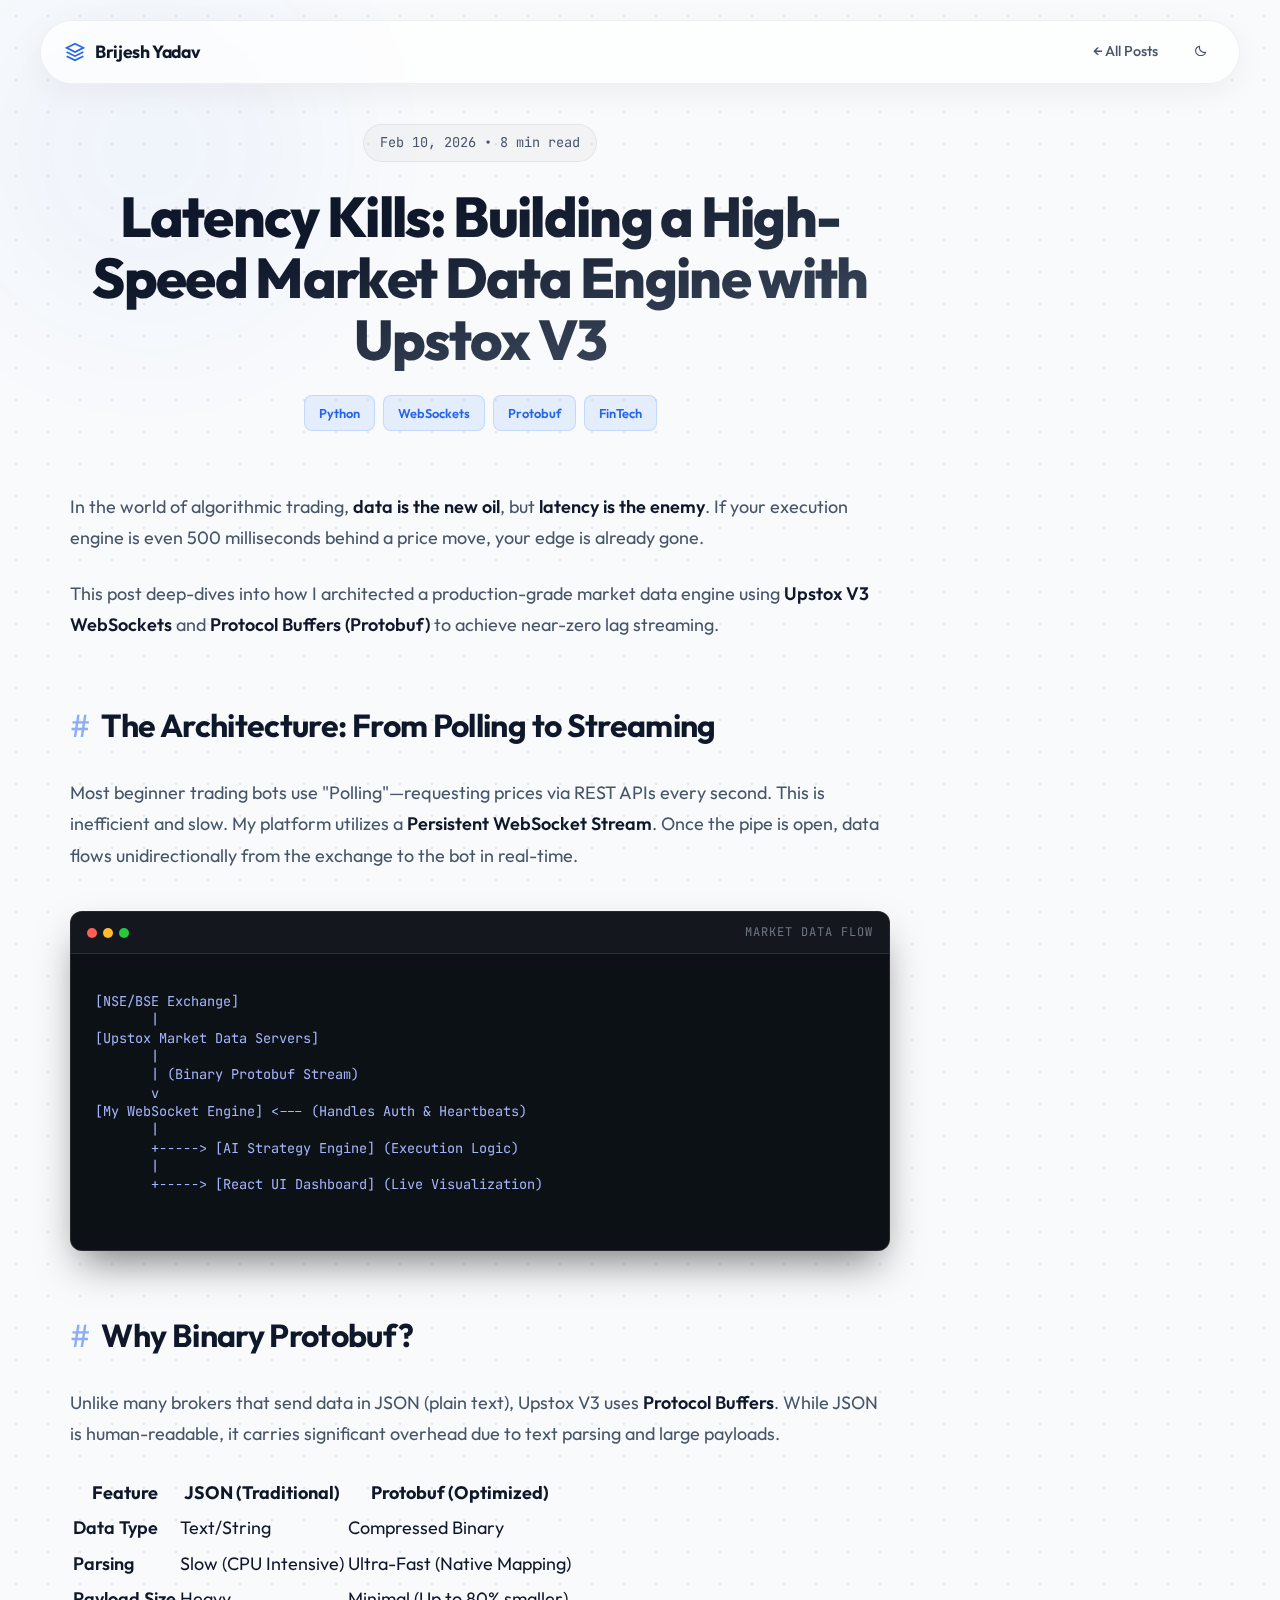
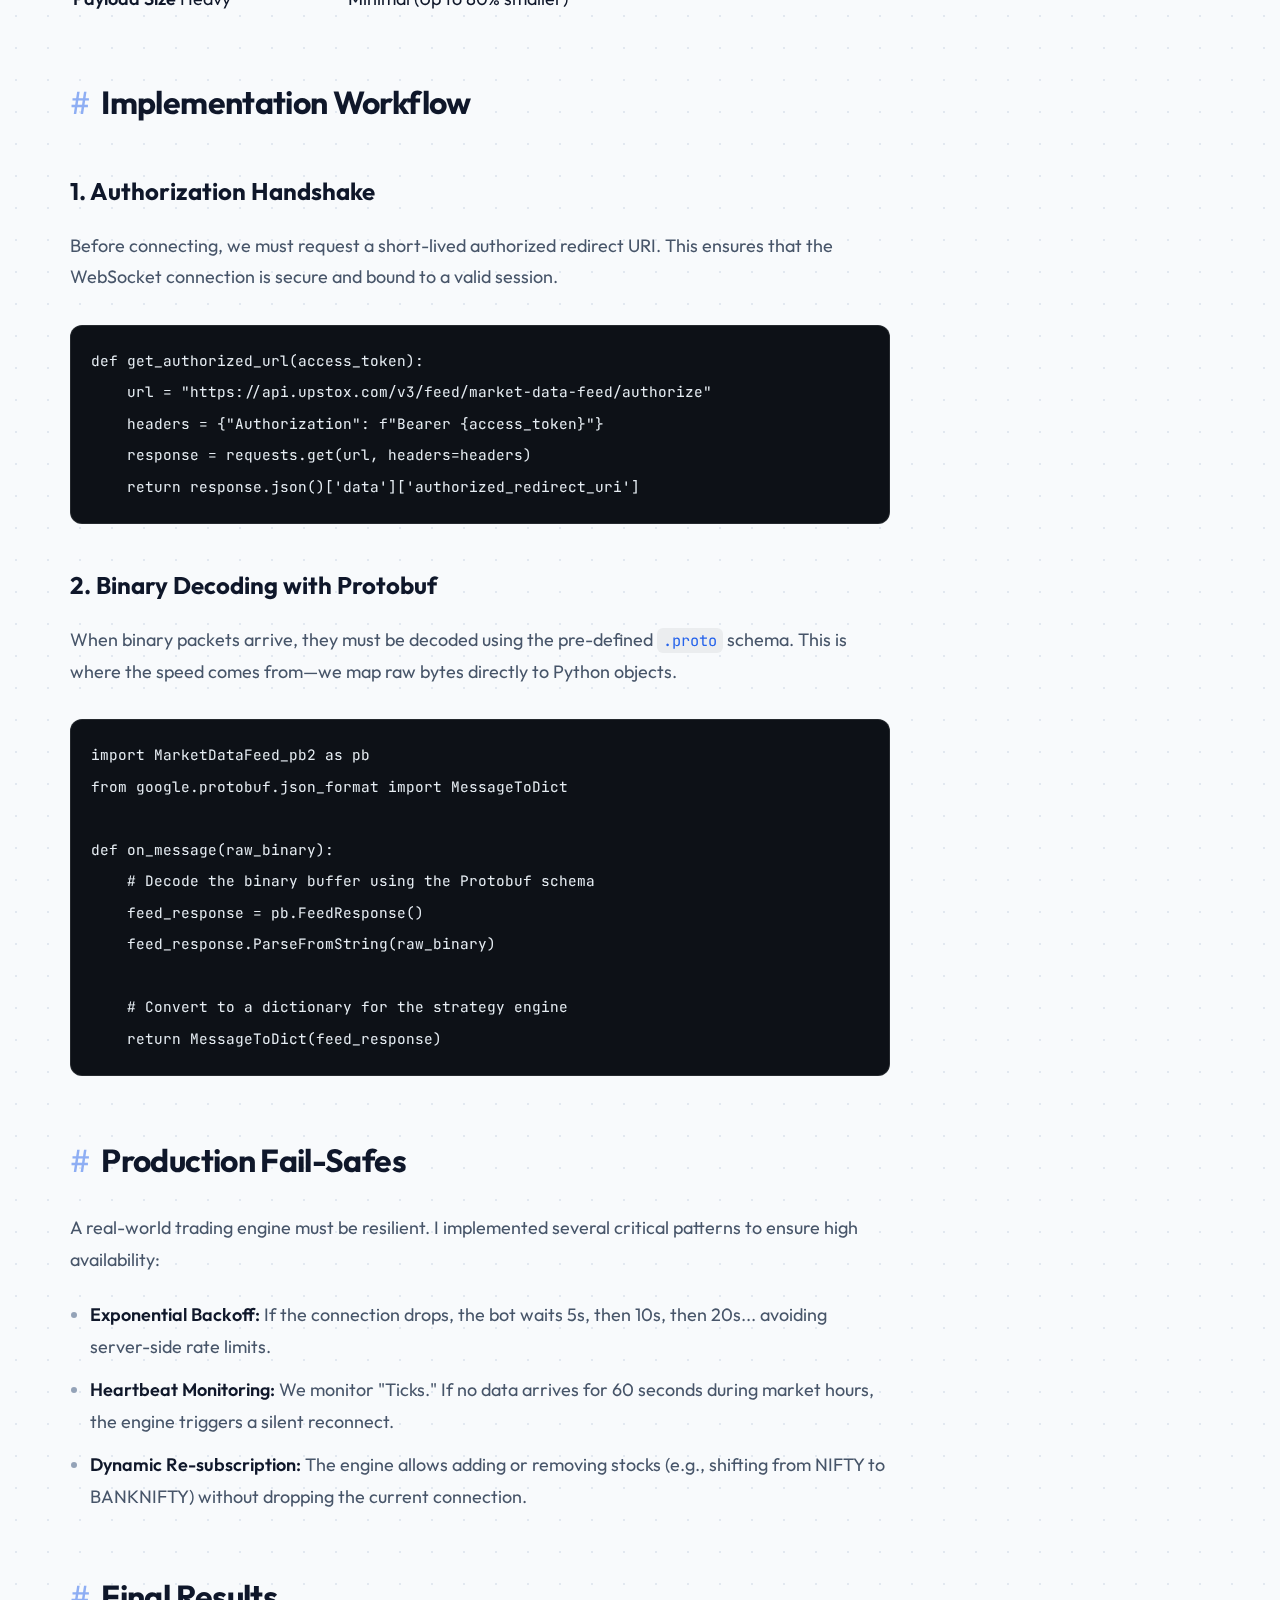
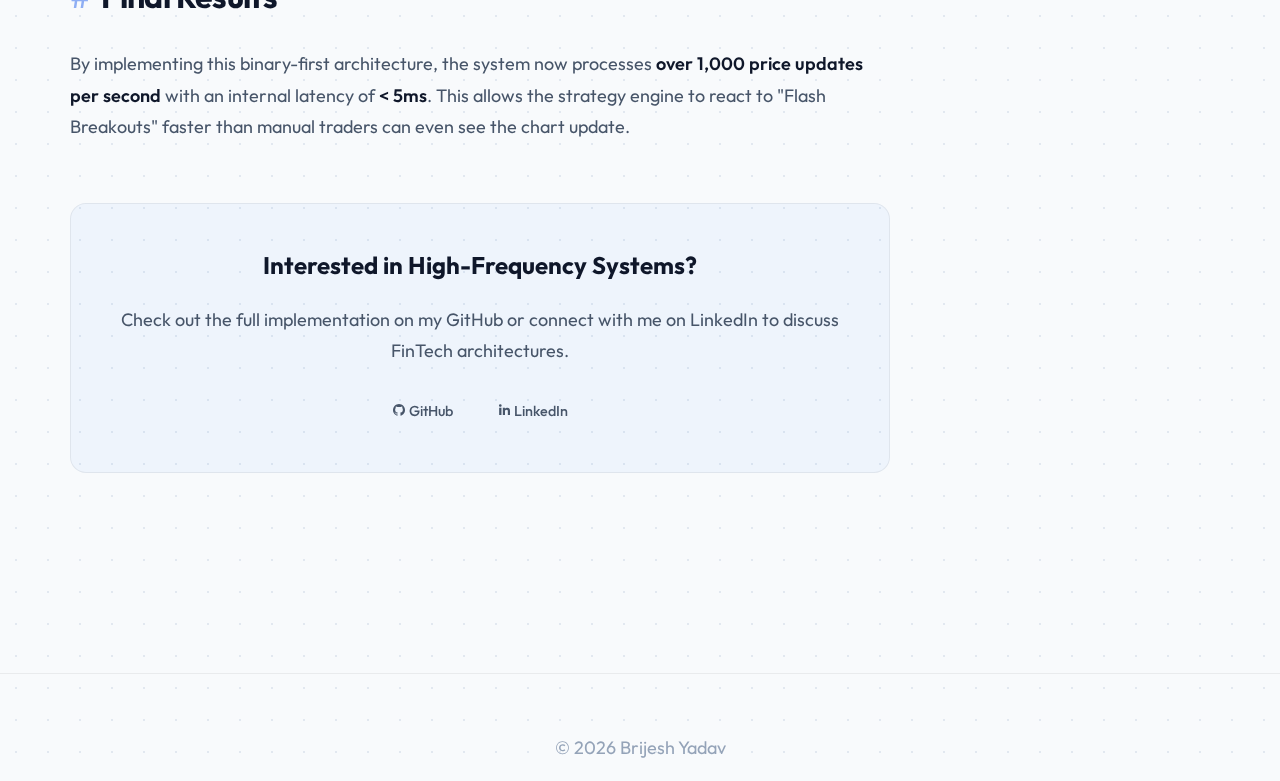
<file: blog/upstox-websocket-engine.html>
<!DOCTYPE html>
<html lang="en">
  <head>
    <meta charset="utf-8" />
    <meta name="viewport" content="width=device-width, initial-scale=1" />
    <title>Latency Kills: Building a High-Speed Market Data Engine — Brijesh Yadav</title>
    <meta name="description" content="Technical deep-dive into implementing Upstox V3 WebSockets and Protocol Buffers for near-zero lag market data streaming." />
    <link rel="stylesheet" href="blog.css" />
    <link rel="stylesheet" href="https://cdn.jsdelivr.net/npm/boxicons@latest/css/boxicons.min.css" />
    
    <script>
        const savedTheme = localStorage.getItem('theme') || (window.matchMedia('(prefers-color-scheme: light)').matches ? 'light' : 'dark');
        document.documentElement.setAttribute('data-theme', savedTheme);
    </script>
  </head>
  <body>
    <nav class="nav-bar">
      <div class="nav-left">
        <a href="../index.html" class="nav-brand">
            <svg width="20" height="20" viewBox="0 0 24 24" fill="none" stroke="currentColor" stroke-width="2">
                <path d="M12 2L2 7l10 5 10-5-10-5zM2 17l10 5 10-5M2 12l10 5 10-5"/>
            </svg>
            Brijesh Yadav
        </a>
      </div>
      <div style="display: flex; gap: 12px; align-items: center;">
          <a href="index.html" class="nav-link">← All Posts</a>
          <button id="theme-toggle" class="theme-toggle" aria-label="Toggle theme">
            <i class='bx bx-moon moon-icon'></i>
            <i class='bx bx-sun sun-icon' style="display:none;"></i>
          </button>
      </div>
    </nav>

    <article class="layout">
      <div class="prose">
        <header class="post-header">
          <div class="post-meta">Feb 10, 2026 • 8 min read</div>
          <h1 class="post-title">Latency Kills: Building a High-Speed Market Data Engine with Upstox V3</h1>
          <div class="card-tags" style="justify-content: center; margin-top: 20px;">
            <span class="tag">Python</span>
            <span class="tag">WebSockets</span>
            <span class="tag">Protobuf</span>
            <span class="tag">FinTech</span>
          </div>
        </header>

        <section class="post-content">
          <p class="lead">
            In the world of algorithmic trading, <strong>data is the new oil</strong>, but <strong>latency is the enemy</strong>. 
            If your execution engine is even 500 milliseconds behind a price move, your edge is already gone.
          </p>
          
          <p>
            This post deep-dives into how I architected a production-grade market data engine using 
            <strong>Upstox V3 WebSockets</strong> and <strong>Protocol Buffers (Protobuf)</strong> to achieve near-zero lag streaming.
          </p>

          <h2>The Architecture: From Polling to Streaming</h2>
          <p>
            Most beginner trading bots use "Polling"—requesting prices via REST APIs every second. This is inefficient 
            and slow. My platform utilizes a <strong>Persistent WebSocket Stream</strong>. Once the pipe is open, data flows 
            unidirectionally from the exchange to the bot in real-time.
          </p>

          <div class="diagram-box">
            <div class="diagram-header">
                <div class="window-controls">
                    <span class="control red"></span>
                    <span class="control yellow"></span>
                    <span class="control green"></span>
                </div>
                <div class="diagram-title">Market Data Flow</div>
            </div>
            <pre class="diagram-content">
[NSE/BSE Exchange]
       |
[Upstox Market Data Servers]
       |
       | (Binary Protobuf Stream)
       v
[My WebSocket Engine] <--- (Handles Auth & Heartbeats)
       |
       +-----> [AI Strategy Engine] (Execution Logic)
       |
       +-----> [React UI Dashboard] (Live Visualization)
            </pre>
          </div>

          <h2>Why Binary Protobuf?</h2>
          <p>
            Unlike many brokers that send data in JSON (plain text), Upstox V3 uses <strong>Protocol Buffers</strong>. 
            While JSON is human-readable, it carries significant overhead due to text parsing and large payloads.
          </p>
          
          <table>
              <thead>
                  <tr>
                      <th>Feature</th>
                      <th>JSON (Traditional)</th>
                      <th>Protobuf (Optimized)</th>
                  </tr>
              </thead>
              <tbody>
                  <tr>
                      <td><strong>Data Type</strong></td>
                      <td>Text/String</td>
                      <td>Compressed Binary</td>
                  </tr>
                  <tr>
                      <td><strong>Parsing</strong></td>
                      <td>Slow (CPU Intensive)</td>
                      <td>Ultra-Fast (Native Mapping)</td>
                  </tr>
                  <tr>
                      <td><strong>Payload Size</strong></td>
                      <td>Heavy</td>
                      <td>Minimal (Up to 80% smaller)</td>
                  </tr>
              </tbody>
          </table>

          <h2>Implementation Workflow</h2>
          
          <h3>1. Authorization Handshake</h3>
          <p>
            Before connecting, we must request a short-lived authorized redirect URI. This ensures that the 
            WebSocket connection is secure and bound to a valid session.
          </p>

<pre><code>def get_authorized_url(access_token):
    url = "https://api.upstox.com/v3/feed/market-data-feed/authorize"
    headers = {"Authorization": f"Bearer {access_token}"}
    response = requests.get(url, headers=headers)
    return response.json()['data']['authorized_redirect_uri']
</code></pre>

          <h3>2. Binary Decoding with Protobuf</h3>
          <p>
            When binary packets arrive, they must be decoded using the pre-defined <code>.proto</code> schema. 
            This is where the speed comes from—we map raw bytes directly to Python objects.
          </p>

<pre><code>import MarketDataFeed_pb2 as pb
from google.protobuf.json_format import MessageToDict

def on_message(raw_binary):
    # Decode the binary buffer using the Protobuf schema
    feed_response = pb.FeedResponse()
    feed_response.ParseFromString(raw_binary)
    
    # Convert to a dictionary for the strategy engine
    return MessageToDict(feed_response)
</code></pre>

          <h2>Production Fail-Safes</h2>
          <p>
            A real-world trading engine must be resilient. I implemented several critical patterns to ensure 
            high availability:
          </p>
          <ul>
              <li><strong>Exponential Backoff:</strong> If the connection drops, the bot waits 5s, then 10s, then 20s... avoiding server-side rate limits.</li>
              <li><strong>Heartbeat Monitoring:</strong> We monitor "Ticks." If no data arrives for 60 seconds during market hours, the engine triggers a silent reconnect.</li>
              <li><strong>Dynamic Re-subscription:</strong> The engine allows adding or removing stocks (e.g., shifting from NIFTY to BANKNIFTY) without dropping the current connection.</li>
          </ul>

          <h2>Final Results</h2>
          <p>
            By implementing this binary-first architecture, the system now processes <strong>over 1,000 price updates 
            per second</strong> with an internal latency of <strong>< 5ms</strong>. This allows the strategy engine to 
            react to "Flash Breakouts" faster than manual traders can even see the chart update.
          </p>

          <div class="post-cta" style="margin-top: 60px; padding: 40px; background: rgba(59, 130, 246, 0.05); border-radius: 16px; text-align: center; border: 1px solid var(--glass-border);">
              <h3 style="margin-top: 0;">Interested in High-Frequency Systems?</h3>
              <p style="color: var(--text-muted);">Check out the full implementation on my GitHub or connect with me on LinkedIn to discuss FinTech architectures.</p>
              <div style="display: flex; gap: 12px; justify-content: center; margin-top: 20px;">
                  <a href="https://github.com/recscse" class="nav-link" target="_blank"><i class='bx bxl-github'></i> GitHub</a>
                  <a href="https://linkedin.com/in/brijesh-yadav-" class="nav-link" target="_blank"><i class='bx bxl-linkedin'></i> LinkedIn</a>
              </div>
          </div>
        </section>
      </div>
    </article>

    <footer class="footer">
      <p>© <span id="year"></span> Brijesh Yadav</p>
    </footer>

    <script>
      const themeBtn = document.getElementById('theme-toggle');
      const sunIcon = themeBtn.querySelector('.sun-icon');
      const moonIcon = themeBtn.querySelector('.moon-icon');

      function updateIcons(theme) {
          if (theme === 'light') {
              sunIcon.style.display = 'none';
              moonIcon.style.display = 'block';
          } else {
              sunIcon.style.display = 'block';
              moonIcon.style.display = 'none';
          }
      }

      themeBtn.addEventListener('click', () => {
          const current = document.documentElement.getAttribute('data-theme');
          const next = current === 'light' ? 'dark' : 'light';
          document.documentElement.setAttribute('data-theme', next);
          localStorage.setItem('theme', next);
          updateIcons(next);
      });

      document.getElementById("year").textContent = new Date().getFullYear();
      updateIcons(document.documentElement.getAttribute('data-theme'));
    </script>
  </body>
</html>
</file>
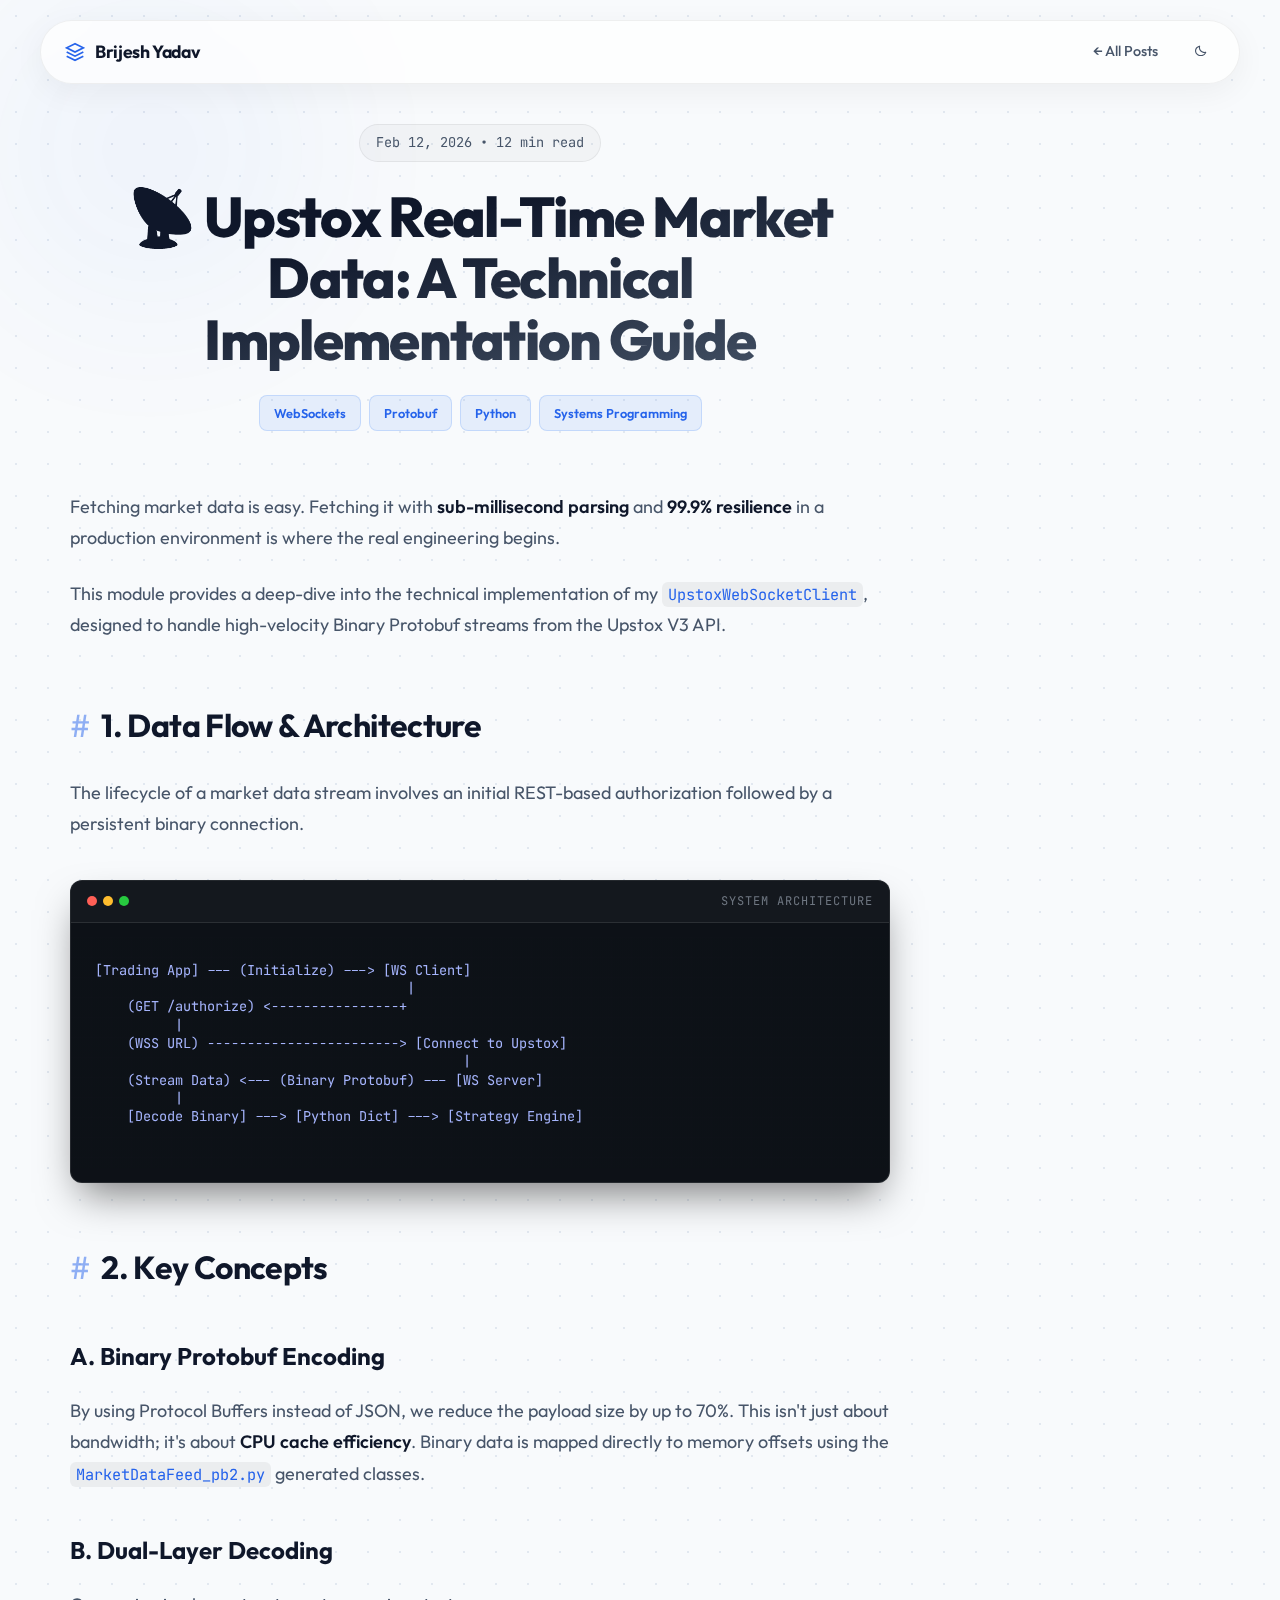
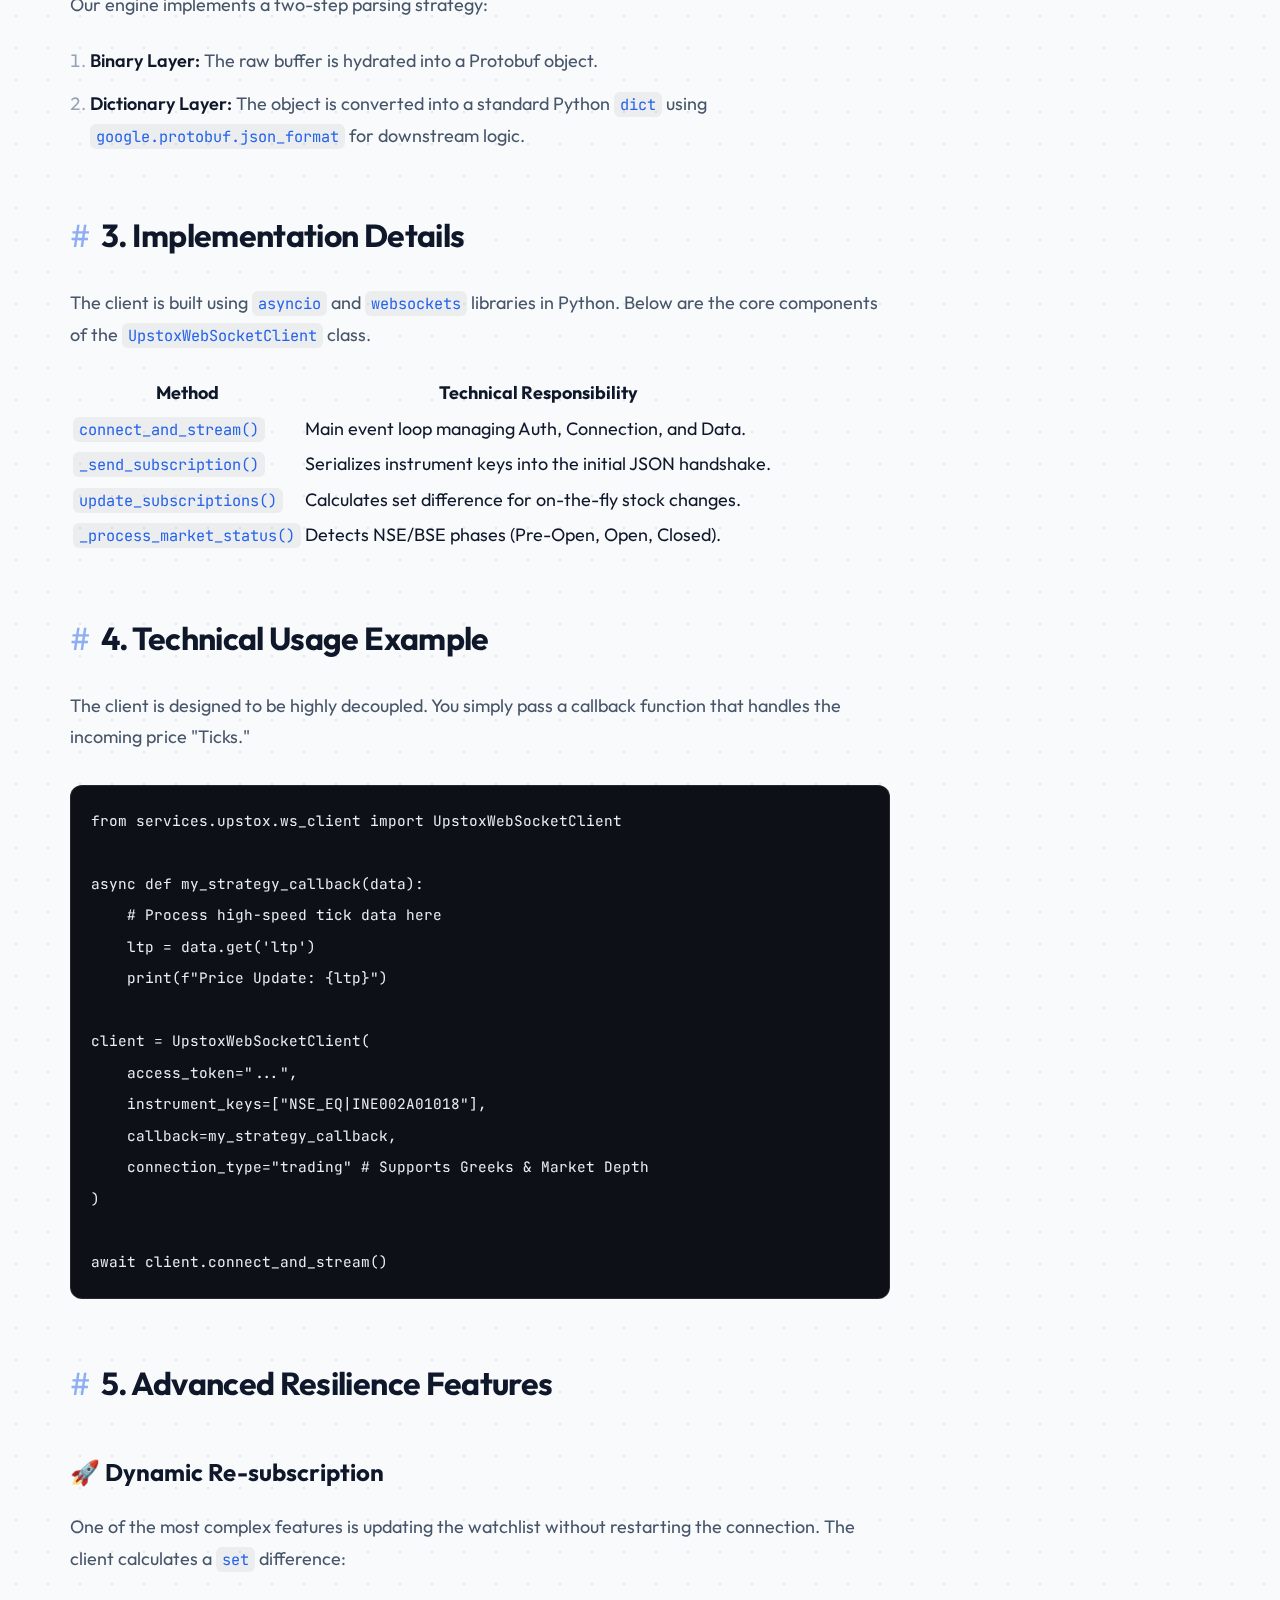
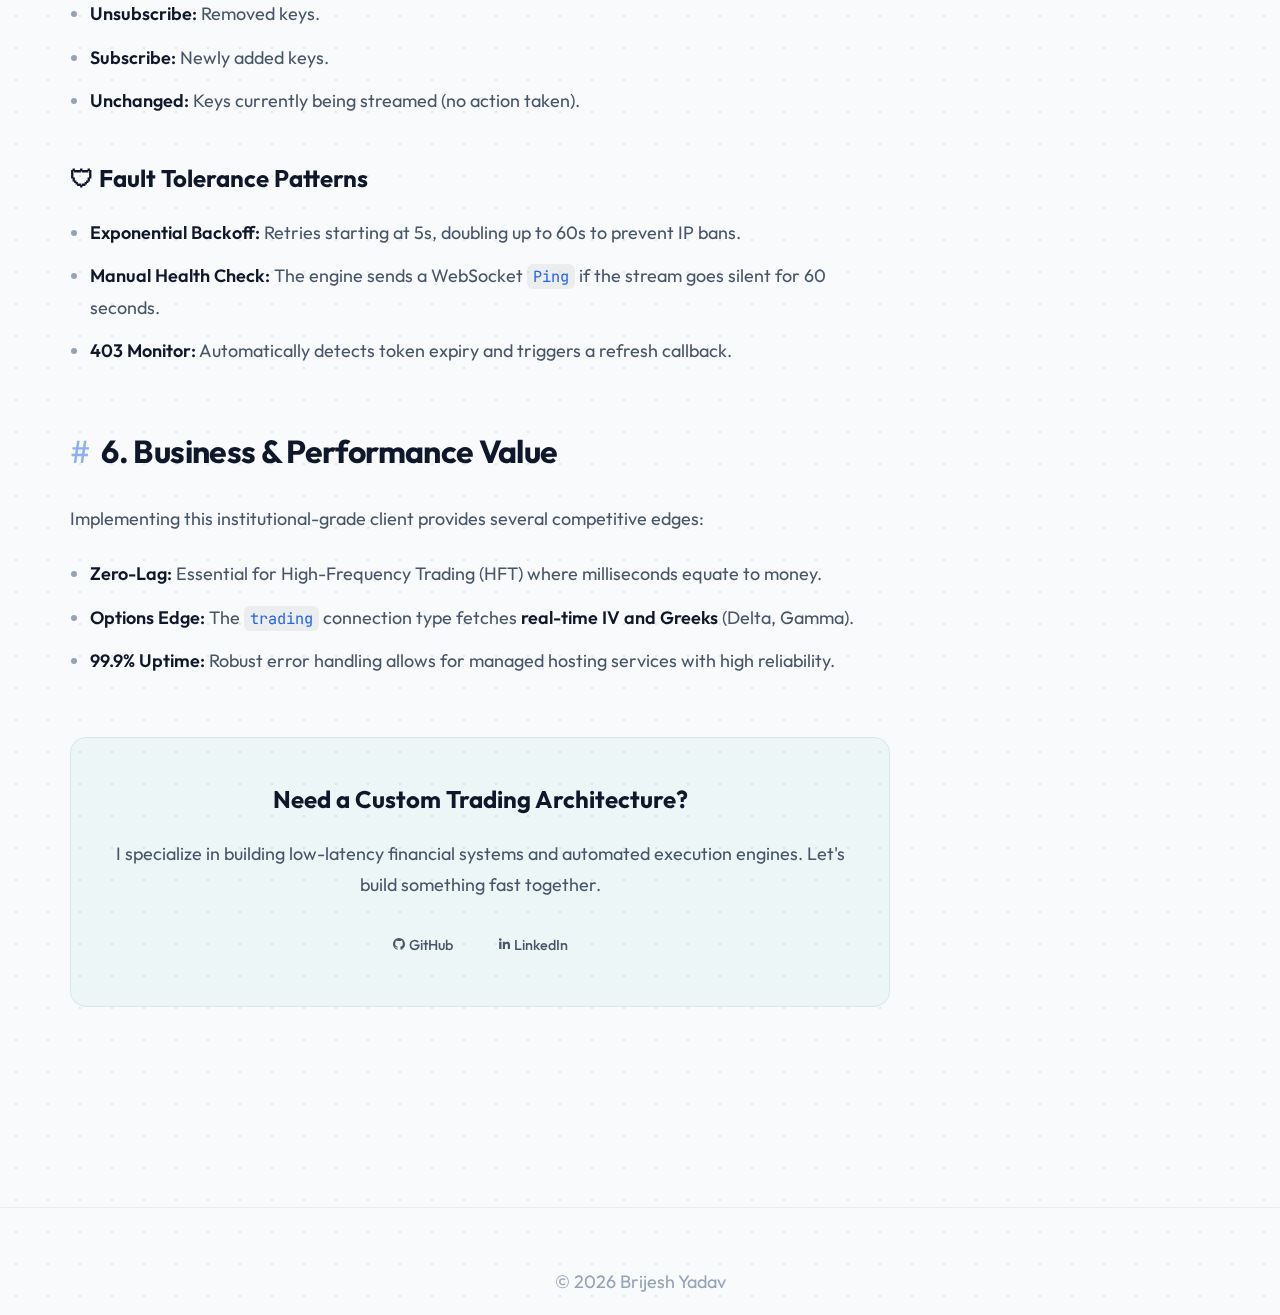
<file: blog/upstox-websocket-implementation.html>
<!DOCTYPE html>
<html lang="en">
  <head>
    <meta charset="utf-8" />
    <meta name="viewport" content="width=device-width, initial-scale=1" />
    <title>Developer Guide: Upstox V3 WebSocket Client — Brijesh Yadav</title>
    <meta name="description" content="A granular technical guide on implementing a low-latency, binary-encoded WebSocket client for real-time market data." />
    
    <!-- Structured Data for SEO -->
    <script type="application/ld+json">
    {
      "@context": "https://schema.org",
      "@type": "BlogPosting",
      "headline": "📡 Upstox Real-Time Market Data: A Technical Implementation Guide",
      "description": "A granular technical guide on implementing a low-latency, binary-encoded WebSocket client for real-time market data.",
      "author": {
        "@type": "Person",
        "name": "Brijesh Yadav",
        "url": "https://recscse.github.io"
      },
      "datePublished": "2026-02-12",
      "image": "https://recscse.github.io/assets/banner.svg"
    }
    </script>

    <link rel="stylesheet" href="blog.css" />
    <link rel="stylesheet" href="https://cdn.jsdelivr.net/npm/boxicons@latest/css/boxicons.min.css" />
    
    <script>
        const savedTheme = localStorage.getItem('theme') || (window.matchMedia('(prefers-color-scheme: light)').matches ? 'light' : 'dark');
        document.documentElement.setAttribute('data-theme', savedTheme);
    </script>
  </head>
  <body>
    <nav class="nav-bar">
      <div class="nav-left">
        <a href="../index.html" class="nav-brand">
            <svg width="20" height="20" viewBox="0 0 24 24" fill="none" stroke="currentColor" stroke-width="2">
                <path d="M12 2L2 7l10 5 10-5-10-5zM2 17l10 5 10-5M2 12l10 5 10-5"/>
            </svg>
            Brijesh Yadav
        </a>
      </div>
      <div style="display: flex; gap: 12px; align-items: center;">
          <a href="index.html" class="nav-link">← All Posts</a>
          <button id="theme-toggle" class="theme-toggle" aria-label="Toggle theme">
            <i class='bx bx-moon moon-icon'></i>
            <i class='bx bx-sun sun-icon' style="display:none;"></i>
          </button>
      </div>
    </nav>

    <article class="layout">
      <div class="prose">
        <header class="post-header">
          <div class="post-meta">Feb 12, 2026 • 12 min read</div>
          <h1 class="post-title">📡 Upstox Real-Time Market Data: A Technical Implementation Guide</h1>
          <div class="card-tags" style="justify-content: center; margin-top: 20px;">
            <span class="tag">WebSockets</span>
            <span class="tag">Protobuf</span>
            <span class="tag">Python</span>
            <span class="tag">Systems Programming</span>
          </div>
        </header>

        <section class="post-content">
          <p class="lead">
            Fetching market data is easy. Fetching it with <strong>sub-millisecond parsing</strong> and 
            <strong>99.9% resilience</strong> in a production environment is where the real engineering begins.
          </p>

          <p>
            This module provides a deep-dive into the technical implementation of my <code>UpstoxWebSocketClient</code>, 
            designed to handle high-velocity Binary Protobuf streams from the Upstox V3 API.
          </p>

          <h2>1. Data Flow & Architecture</h2>
          <p>
            The lifecycle of a market data stream involves an initial REST-based authorization followed by a persistent 
            binary connection. 
          </p>

          <div class="diagram-box">
            <div class="diagram-header">
                <div class="window-controls">
                    <span class="control red"></span>
                    <span class="control yellow"></span>
                    <span class="control green"></span>
                </div>
                <div class="diagram-title">System Architecture</div>
            </div>
            <pre class="diagram-content">
[Trading App] --- (Initialize) ---> [WS Client]
                                       |
    (GET /authorize) <----------------+
          |
    (WSS URL) ------------------------> [Connect to Upstox]
                                              |
    (Stream Data) <--- (Binary Protobuf) --- [WS Server]
          |
    [Decode Binary] ---> [Python Dict] ---> [Strategy Engine]
            </pre>
          </div>

          <h2>2. Key Concepts</h2>

          <h3>A. Binary Protobuf Encoding</h3>
          <p>
            By using Protocol Buffers instead of JSON, we reduce the payload size by up to 70%. This isn't just about 
            bandwidth; it's about <strong>CPU cache efficiency</strong>. Binary data is mapped directly to memory offsets 
            using the <code>MarketDataFeed_pb2.py</code> generated classes.
          </p>

          <h3>B. Dual-Layer Decoding</h3>
          <p>
            Our engine implements a two-step parsing strategy:
          </p>
          <ol>
            <li><strong>Binary Layer:</strong> The raw buffer is hydrated into a Protobuf object.</li>
            <li><strong>Dictionary Layer:</strong> The object is converted into a standard Python <code>dict</code> using <code>google.protobuf.json_format</code> for downstream logic.</li>
          </ol>

          <h2>3. Implementation Details</h2>
          <p>
            The client is built using <code>asyncio</code> and <code>websockets</code> libraries in Python. 
            Below are the core components of the <code>UpstoxWebSocketClient</code> class.
          </p>

          <table>
            <thead>
                <tr>
                    <th>Method</th>
                    <th>Technical Responsibility</th>
                </tr>
            </thead>
            <tbody>
                <tr>
                    <td><code>connect_and_stream()</code></td>
                    <td>Main event loop managing Auth, Connection, and Data.</td>
                </tr>
                <tr>
                    <td><code>_send_subscription()</code></td>
                    <td>Serializes instrument keys into the initial JSON handshake.</td>
                </tr>
                <tr>
                    <td><code>update_subscriptions()</code></td>
                    <td>Calculates set difference for on-the-fly stock changes.</td>
                </tr>
                <tr>
                    <td><code>_process_market_status()</code></td>
                    <td>Detects NSE/BSE phases (Pre-Open, Open, Closed).</td>
                </tr>
            </tbody>
          </table>

          <h2>4. Technical Usage Example</h2>
          <p>
            The client is designed to be highly decoupled. You simply pass a callback function that handles the 
            incoming price "Ticks."
          </p>

<pre><code>from services.upstox.ws_client import UpstoxWebSocketClient

async def my_strategy_callback(data):
    # Process high-speed tick data here
    ltp = data.get('ltp')
    print(f"Price Update: {ltp}")

client = UpstoxWebSocketClient(
    access_token="...",
    instrument_keys=["NSE_EQ|INE002A01018"],
    callback=my_strategy_callback,
    connection_type="trading" # Supports Greeks & Market Depth
)

await client.connect_and_stream()
</code></pre>

          <h2>5. Advanced Resilience Features</h2>

          <h3>🚀 Dynamic Re-subscription</h3>
          <p>
            One of the most complex features is updating the watchlist without restarting the connection. 
            The client calculates a <code>set</code> difference:
          </p>
          <ul>
            <li><strong>Unsubscribe:</strong> Removed keys.</li>
            <li><strong>Subscribe:</strong> Newly added keys.</li>
            <li><strong>Unchanged:</strong> Keys currently being streamed (no action taken).</li>
          </ul>

          <h3>🛡 Fault Tolerance Patterns</h3>
          <ul>
            <li><strong>Exponential Backoff:</strong> Retries starting at 5s, doubling up to 60s to prevent IP bans.</li>
            <li><strong>Manual Health Check:</strong> The engine sends a WebSocket <code>Ping</code> if the stream goes silent for 60 seconds.</li>
            <li><strong>403 Monitor:</strong> Automatically detects token expiry and triggers a refresh callback.</li>
          </ul>

          <h2>6. Business & Performance Value</h2>
          <p>
            Implementing this institutional-grade client provides several competitive edges:
          </p>
          <ul>
            <li><strong>Zero-Lag:</strong> Essential for High-Frequency Trading (HFT) where milliseconds equate to money.</li>
            <li><strong>Options Edge:</strong> The <code>trading</code> connection type fetches <strong>real-time IV and Greeks</strong> (Delta, Gamma).</li>
            <li><strong>99.9% Uptime:</strong> Robust error handling allows for managed hosting services with high reliability.</li>
          </ul>

          <div class="post-cta" style="margin-top: 60px; padding: 40px; background: rgba(16, 185, 129, 0.05); border-radius: 16px; text-align: center; border: 1px solid var(--glass-border);">
            <h3 style="margin-top: 0;">Need a Custom Trading Architecture?</h3>
            <p style="color: var(--text-muted);">I specialize in building low-latency financial systems and automated execution engines. Let's build something fast together.</p>
            <div style="display: flex; gap: 12px; justify-content: center; margin-top: 20px;">
                <a href="https://github.com/recscse" class="nav-link" target="_blank"><i class='bx bxl-github'></i> GitHub</a>
                <a href="https://linkedin.com/in/brijesh-yadav-" class="nav-link" target="_blank"><i class='bx bxl-linkedin'></i> LinkedIn</a>
            </div>
          </div>
        </section>
      </div>
    </article>

    <footer class="footer">
      <p>© <span id="year"></span> Brijesh Yadav</p>
    </footer>

    <script>
      const themeBtn = document.getElementById('theme-toggle');
      const sunIcon = themeBtn.querySelector('.sun-icon');
      const moonIcon = themeBtn.querySelector('.moon-icon');

      function updateIcons(theme) {
          if (theme === 'light') {
              sunIcon.style.display = 'none';
              moonIcon.style.display = 'block';
          } else {
              sunIcon.style.display = 'block';
              moonIcon.style.display = 'none';
          }
      }

      themeBtn.addEventListener('click', () => {
          const current = document.documentElement.getAttribute('data-theme');
          const next = current === 'light' ? 'dark' : 'light';
          document.documentElement.setAttribute('data-theme', next);
          localStorage.setItem('theme', next);
          updateIcons(next);
      });

      document.getElementById("year").textContent = new Date().getFullYear();
      updateIcons(document.documentElement.getAttribute('data-theme'));
    </script>
  </body>
</html>
</file>
<file: blog/blog.css>
@import url('https://fonts.googleapis.com/css2?family=Inter:wght@300;400;500;600;700;800&family=JetBrains+Mono:wght@400;500&family=Outfit:wght@400;500;700&display=swap');

:root {
  /* --- Default Dark Theme --- */
  --bg-body: #0a0c10;
  --bg-dots: #161b22;
  --bg-nav: rgba(10, 12, 16, 0.7);
  --bg-card: rgba(22, 27, 34, 0.6);
  --bg-card-hover: rgba(28, 33, 40, 0.8);
  
  --glass-border: rgba(255, 255, 255, 0.08);
  --glass-shadow: 0 8px 32px rgba(0,0,0,0.3);
  
  --primary: #3b82f6;      /* Modern Blue */
  --primary-glow: rgba(59, 130, 246, 0.5);
  --accent: #8b5cf6;       /* Purple */
  
  --text-main: #f1f5f9;
  --text-muted: #94a3b8;
  --text-dim: #64748b;
  --title-gradient-from: #fff;
  --title-gradient-to: #94a3b8;

  /* Diagram/Code Colors (Always Dark) */
  --bg-terminal: #0d1117;
  --terminal-border: rgba(255, 255, 255, 0.1);
  --terminal-text: #a5b4fc;

  --font-sans: 'Outfit', 'Inter', system-ui, sans-serif;
  --font-mono: 'JetBrains Mono', monospace;
  
  --nav-height: 70px;
  --content-width: 820px;
  
  --radius-xl: 24px;
  --radius-lg: 16px;
  --radius-md: 12px;
}

/* --- Light Theme Overrides --- */
[data-theme="light"] {
  --bg-body: #f8fafc;        /* Crisp Off-White */
  --bg-dots: #e2e8f0;        /* Light Gray Dots */
  --bg-nav: rgba(255, 255, 255, 0.7);
  --bg-card: rgba(255, 255, 255, 0.7);
  --bg-card-hover: #ffffff;
  
  --glass-border: rgba(0, 0, 0, 0.06);
  --glass-shadow: 0 8px 32px rgba(0,0,0,0.05);
  
  --primary: #2563eb;        /* Slightly darker blue for contrast */
  --primary-glow: rgba(37, 99, 235, 0.2);
  --accent: #7c3aed;
  
  --text-main: #0f172a;      /* Deep Slate */
  --text-muted: #475569;     /* Slate 600 */
  --text-dim: #94a3b8;       /* Slate 400 */
  --title-gradient-from: #0f172a;
  --title-gradient-to: #475569;
}

/* Smooth Theme Transition */
body, .nav-bar, .blog-card, .search-bar, .tag {
  transition: background-color 0.3s ease, color 0.3s ease, border-color 0.3s ease, box-shadow 0.3s ease;
}

/* 1. Base Setup */
body {
  margin: 0;
  background-color: var(--bg-body);
  background-image: radial-gradient(var(--bg-dots) 1px, transparent 1px);
  background-size: 32px 32px;
  color: var(--text-main);
  font-family: var(--font-sans);
  font-size: 18px;
  line-height: 1.75;
  overflow-x: hidden;
}

/* Gradient Orbs (Adjust opacity for light mode) */
body::before {
  content: '';
  position: fixed;
  top: -100px;
  left: -100px;
  width: 500px;
  height: 500px;
  background: radial-gradient(circle, var(--primary-glow) 0%, transparent 70%);
  filter: blur(80px);
  z-index: -1;
  pointer-events: none;
  opacity: 0.3; /* Subtle */
}

a { text-decoration: none; color: inherit; transition: all 0.2s ease; }
*, *::before, *::after { box-sizing: border-box; }

/* 2. Glassmorphism Navbar */
.nav-bar {
  position: sticky;
  top: 20px;
  margin: 0 auto;
  max-width: 1200px;
  width: calc(100% - 40px);
  height: 64px;
  background: var(--bg-nav);
  backdrop-filter: blur(16px);
  -webkit-backdrop-filter: blur(16px);
  border: 1px solid var(--glass-border);
  border-radius: 99px;
  z-index: 1000;
  display: flex;
  align-items: center;
  justify-content: space-between;
  padding: 0 24px;
  box-shadow: var(--glass-shadow);
}

.nav-left { display: flex; align-items: center; gap: 24px; }

.nav-brand {
  font-weight: 700;
  font-size: 1.1rem;
  display: flex;
  align-items: center;
  gap: 10px;
  letter-spacing: -0.02em;
  color: var(--text-main);
}
.nav-brand svg { color: var(--primary); }

.nav-link {
  font-size: 0.9rem;
  font-weight: 500;
  color: var(--text-muted);
  padding: 8px 16px;
  border-radius: 99px;
}
.nav-link:hover {
  background: rgba(125, 125, 125, 0.1);
  color: var(--text-main);
}

/* Theme Toggle Button */
.theme-toggle {
  background: transparent;
  border: none;
  cursor: pointer;
  color: var(--text-muted);
  padding: 8px;
  border-radius: 50%;
  display: flex;
  align-items: center;
  justify-content: center;
  transition: all 0.2s;
}
.theme-toggle:hover {
  background: rgba(125, 125, 125, 0.1);
  color: var(--text-main);
  transform: rotate(15deg);
}

/* 3. Layout Grid */
.layout {
  max-width: 1200px;
  margin: 60px auto 0;
  padding: 0 24px 100px;
  display: grid;
  grid-template-columns: 1fr;
  gap: 60px;
}

@media (min-width: 1024px) {
  .layout {
    grid-template-columns: 1fr 260px; /* Content | TOC */
  }
}

/* 4. Article Header */
.post-header {
  margin-bottom: 60px;
  text-align: center;
}

.post-meta {
  display: inline-flex;
  align-items: center;
  gap: 12px;
  padding: 6px 16px;
  background: rgba(125, 125, 125, 0.05);
  border: 1px solid var(--glass-border);
  border-radius: 99px;
  font-size: 0.85rem;
  color: var(--text-muted);
  margin-bottom: 24px;
  font-family: var(--font-mono);
}

.post-title {
  font-size: clamp(2.5rem, 5vw, 3.5rem);
  line-height: 1.1;
  font-weight: 800;
  margin: 0 0 24px 0;
  letter-spacing: -0.03em;
  background: linear-gradient(to bottom right, var(--title-gradient-from) 30%, var(--title-gradient-to) 100%);
  -webkit-background-clip: text;
  -webkit-text-fill-color: transparent;
}

.tags-container {
  display: flex;
  justify-content: center;
  gap: 8px;
  flex-wrap: wrap;
}

.tag {
  font-size: 0.8rem;
  padding: 6px 14px;
  border-radius: 8px;
  background: rgba(59, 130, 246, 0.1);
  color: var(--primary);
  font-weight: 600;
  border: 1px solid rgba(59, 130, 246, 0.2);
}
.tag:hover {
  background: rgba(59, 130, 246, 0.2);
  transform: translateY(-1px);
}

/* 5. Typography */
.prose {
  max-width: var(--content-width);
  margin: 0 auto;
}

.prose p { margin-bottom: 1.5rem; color: var(--text-muted); font-weight: 400; }
.prose strong { color: var(--text-main); font-weight: 600; }

.prose h2 {
  font-size: 2rem;
  color: var(--text-main);
  margin: 3.5rem 0 1.5rem;
  letter-spacing: -0.02em;
  display: flex;
  align-items: center;
  gap: 12px;
}
.prose h2::before {
  content: '#';
  color: var(--primary);
  opacity: 0.5;
  font-weight: 400;
}

.prose h3 {
  font-size: 1.5rem;
  color: var(--text-main);
  margin: 2.5rem 0 1rem;
}

.prose ul, .prose ol {
  padding-left: 20px;
  margin-bottom: 2rem;
  color: var(--text-muted);
}
.prose li { margin-bottom: 0.75rem; }
.prose li::marker { color: var(--text-dim); }

/* Blockquotes */
.prose blockquote {
  border-left: 3px solid var(--accent);
  background: linear-gradient(90deg, rgba(139,92,246,0.05), transparent);
  padding: 24px 32px;
  margin: 2.5rem 0;
  border-radius: 0 16px 16px 0;
  font-size: 1.1rem;
  font-style: italic;
  color: var(--text-main);
}

/* 6. Code & Diagrams */
/* NOTE: We keep code/diagrams DARK even in light mode for contrast/cool factor */

:not(pre) > code {
  background: rgba(125, 125, 125, 0.1);
  color: var(--primary);
  padding: 2px 6px;
  border-radius: 6px;
  font-size: 0.85em;
  font-family: var(--font-mono);
}

.diagram-box {
  background: var(--bg-terminal);
  border: 1px solid var(--terminal-border);
  border-radius: 12px;
  overflow: hidden;
  margin: 2.5rem 0;
  box-shadow: 0 20px 40px -10px rgba(0,0,0,0.5);
}

.diagram-header {
  background: rgba(255,255,255,0.03);
  padding: 10px 16px;
  display: flex;
  justify-content: space-between;
  align-items: center;
  border-bottom: 1px solid var(--terminal-border);
}
.window-controls { display: flex; gap: 6px; }
.control { width: 10px; height: 10px; border-radius: 50%; }
.red { background: #ff5f56; }
.yellow { background: #ffbd2e; }
.green { background: #27c93f; }

.diagram-title {
  font-family: var(--font-mono);
  font-size: 0.75rem;
  color: #6e7681;
  text-transform: uppercase;
  letter-spacing: 1px;
}

.diagram-content {
  padding: 24px;
  overflow-x: auto;
  font-family: var(--font-mono);
  font-size: 0.85rem;
  line-height: 1.35;
  color: var(--terminal-text);
  background: 
    linear-gradient(rgba(13,17,23,0.9), rgba(13,17,23,0.9)),
    linear-gradient(90deg, rgba(255,255,255,0.03) 1px, transparent 1px),
    linear-gradient(rgba(255,255,255,0.03) 1px, transparent 1px);
  background-size: 100% 100%, 20px 20px, 20px 20px;
}

pre:not(.diagram-content) {
  background: var(--bg-terminal);
  padding: 20px;
  border-radius: 12px;
  border: 1px solid var(--terminal-border);
  overflow-x: auto;
  margin: 2rem 0;
}
pre code {
  font-family: var(--font-mono);
  font-size: 0.9rem;
  color: #e6edf3;
}

/* 7. Sidebar TOC */
.toc {
  position: sticky;
  top: 120px;
  align-self: start;
}

.toc-header {
  font-size: 0.75rem;
  text-transform: uppercase;
  letter-spacing: 0.1em;
  color: var(--text-dim);
  margin-bottom: 16px;
  font-weight: 700;
}

.toc-links {
  display: flex;
  flex-direction: column;
  gap: 0;
  border-left: 1px solid var(--glass-border);
}

.toc-link {
  font-size: 0.9rem;
  color: var(--text-muted);
  padding: 8px 0 8px 24px;
  border-left: 2px solid transparent;
  margin-left: -1px;
}
.toc-link:hover {
  color: var(--primary);
  border-left-color: var(--primary);
}
.toc-link.active {
  color: var(--text-main);
  border-left-color: var(--primary);
  font-weight: 500;
}

/* 8. Card Grid (Index Page) */
.grid-controls {
  margin: 40px auto;
  max-width: var(--content-width);
  display: flex;
  gap: 16px;
}
.search-bar {
  width: 100%;
  background: var(--bg-card);
  border: 1px solid var(--glass-border);
  color: var(--text-main);
  padding: 14px 20px;
  border-radius: 12px;
  font-family: var(--font-sans);
  font-size: 1rem;
  transition: all 0.2s;
}
.search-bar:focus {
  outline: none;
  border-color: var(--primary);
  box-shadow: 0 0 0 4px rgba(59, 130, 246, 0.1);
}

.cards-grid {
  display: grid;
  grid-template-columns: repeat(auto-fill, minmax(340px, 1fr));
  gap: 24px;
  max-width: 1200px;
  margin: 0 auto;
}

.blog-card {
  background: var(--bg-card);
  border: 1px solid var(--glass-border);
  border-radius: var(--radius-xl);
  padding: 28px;
  transition: all 0.3s cubic-bezier(0.25, 0.8, 0.25, 1);
  display: flex;
  flex-direction: column;
  position: relative;
  overflow: hidden;
  text-decoration: none;
}

.blog-card::before {
  content: "";
  position: absolute;
  top: 0; left: 0; right: 0; height: 4px;
  background: linear-gradient(90deg, var(--primary), var(--accent));
  opacity: 0;
  transition: opacity 0.3s;
}

.blog-card:hover {
  transform: translateY(-6px);
  background: var(--bg-card-hover);
  box-shadow: var(--glass-shadow);
  border-color: var(--primary);
}

.blog-card:hover::before { opacity: 1; }

.card-date {
  font-size: 0.8rem;
  color: var(--text-dim);
  font-family: var(--font-mono);
  margin-bottom: 16px;
}
.card-title {
  font-size: 1.4rem;
  font-weight: 700;
  margin: 0 0 12px;
  color: var(--text-main);
  line-height: 1.3;
}
.card-excerpt {
  color: var(--text-muted);
  font-size: 0.95rem;
  margin-bottom: 24px;
  flex-grow: 1;
}
.card-tags { display: flex; gap: 8px; flex-wrap: wrap; }

/* Footer */
.footer {
  margin-top: 100px;
  border-top: 1px solid var(--glass-border);
  padding-top: 40px;
  text-align: center;
  color: var(--text-dim);
}
</file>
<file: mystyle.css>
@import url('https://fonts.googleapis.com/css?family=Open+Sans&display=swap');

* {
    box-sizing: border-box;
}

body {
    background-color: #FCF0CC;
    font-family: 'Open Sans', sans-serif; /* Updated font-family to match imported font */
    margin: 0;
}

nav {
    background-color: #A64253;
    color: #fff;
    display: flex;
    justify-content: flex-end;
    padding: 15px 30px; /* Adjusted padding */
    position: fixed;
    top: 0;
    left: 0;
    right: 0;
    z-index: 100;
}

nav a {
    color: #fff;
    position: relative;
    margin-left: 30px;
    text-decoration: none;
    font-size: 16px; /* Adjusted font-size */
    padding: 5px 0; /* Added padding for better spacing */
}

nav a::after {
    content: '';
    border-bottom: 3px solid #fff;
    position: absolute;
    top: 100%;
    left: 0;
    transform: translateY(10px);
    transition: transform 0.5s ease, opacity 0.3s ease;
    opacity: 0;
    width: 100%;
}

nav a:hover::after {
    opacity: 1;
    transform: translateY(0);
}

header {
    background-image: url("https://images.unsplash.com/photo-1498050108023-c5249f4df085?ixlib=rb-1.2.1&ixid=eyJhcHBfaWQiOjEyMDd9&auto=format&fit=crop&w=500&q=60");
    background-size: cover;
    background-position: center center;
    color: #fff;
    display: flex;
    flex-direction: column;
    align-items: center;
    justify-content: center;
    height: 100vh;
    position: relative;
    padding: 20px; /* Add padding for spacing */
    text-align: center; /* Center align text */
}

header::after {
    content: '';
    background-color: rgba(0, 0, 0, 0.7); /* Increased opacity for better contrast */
    position: absolute;
    top: 0;
    left: 0;
    right: 0;
    bottom: 0;
    z-index: 0; /* Ensure the overlay is below text */
}

header h1, header p {
    color: #ffffff; /* White color for high contrast */
    text-shadow: 2px 2px 4px rgba(0, 0, 0, 0.7); /* Black shadow for better text contrast */
}

header h1 {
    font-size: 4rem; /* Increased size for better readability */
    margin: 0;
}

header p {
    font-size: 1.5rem; /* Increased size for better readability */
    margin: 5px 0;
}


section {
    padding: 40px;
    text-align: center;
}

section h2 {
    margin-bottom: 20px;
    font-size: 2rem; /* Adjusted font size */
}

section p {
    margin-top: 10px;
    font-size: 1.2rem; /* Adjusted font size */
}

.projects-container {
    display: flex;
    flex-wrap: wrap;
    align-items: center;
    justify-content: center;
    max-width: 1200px; /* Increased max-width */
    margin: 20px auto;
}

.project-tile {
    color: black;
    margin: 10px;
    max-width: 300px; /* Adjusted max-width */
    text-decoration: none; 
    transition: transform 0.3s ease, box-shadow 0.3s ease;
}

.project-tile:hover {
    transform: scale(1.05);
    box-shadow: 0 4px 8px rgba(0, 0, 0, 0.2); /* Added shadow for hover effect */
}

.project-tile img {
    max-width: 100%;
    height: auto; /* Ensures images maintain aspect ratio */
}

.project-tile p {
    color: black;
    font-size: 1.1rem; /* Adjusted font size */
    margin-top: 10px;
}

.bg-pinkish {
    background-color: #A64253;
    color: #fff;
}

.social-ul {
    display: flex;
    justify-content: center;
    list-style-type: none;
    padding: 0;
    margin: 0;
}

.social-ul a {
    border-radius: 50%;
    border: 2px solid #fff;
    color: white;
    display: inline-flex;
    align-items: center;
    justify-content: center;
    text-decoration: none;
    font-size: 1.5rem; /* Adjusted font size */
    margin: 0 10px;
    height: 50px;
    width: 50px;
    transition: background-color 0.3s ease, color 0.3s ease; /* Added transition */
}

.social-ul a:hover {
    background-color: #fff;
    color: #A64253; /* Change color on hover */
}

footer {
    background-color: #861657;
    color: #fff;
    padding: 15px;
    text-align: center;
}

footer .fa-heart {
    color: red;
}

@media(max-width: 768px) {
    header h1 {
        font-size: 3rem; /* Responsive font size */
    }
    header p {
        font-size: 1rem; /* Responsive font size */
    }
    section {
        padding: 20px;
    }
    .projects-container {
        flex-direction: column; /* Stack project tiles vertically on smaller screens */
    }
    .project-tile {
        max-width: 90%;
    }
}
</file>
